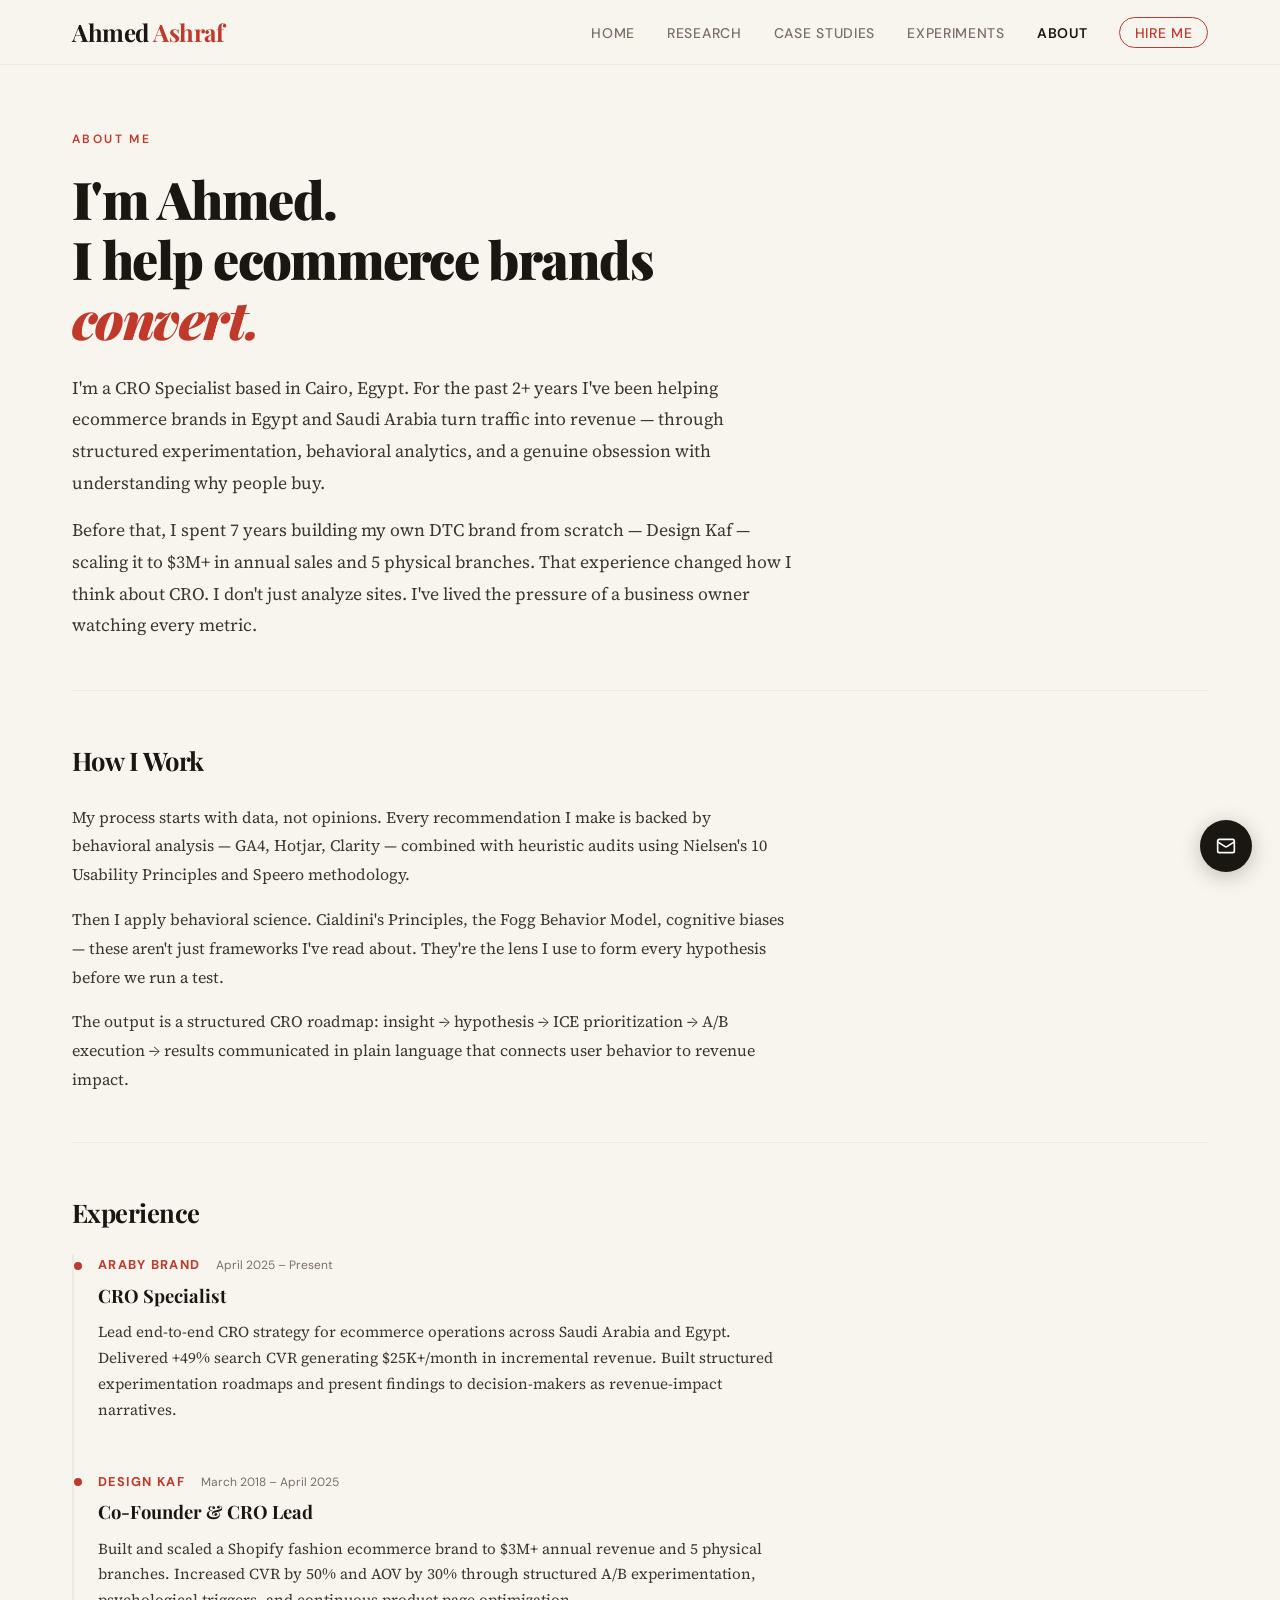
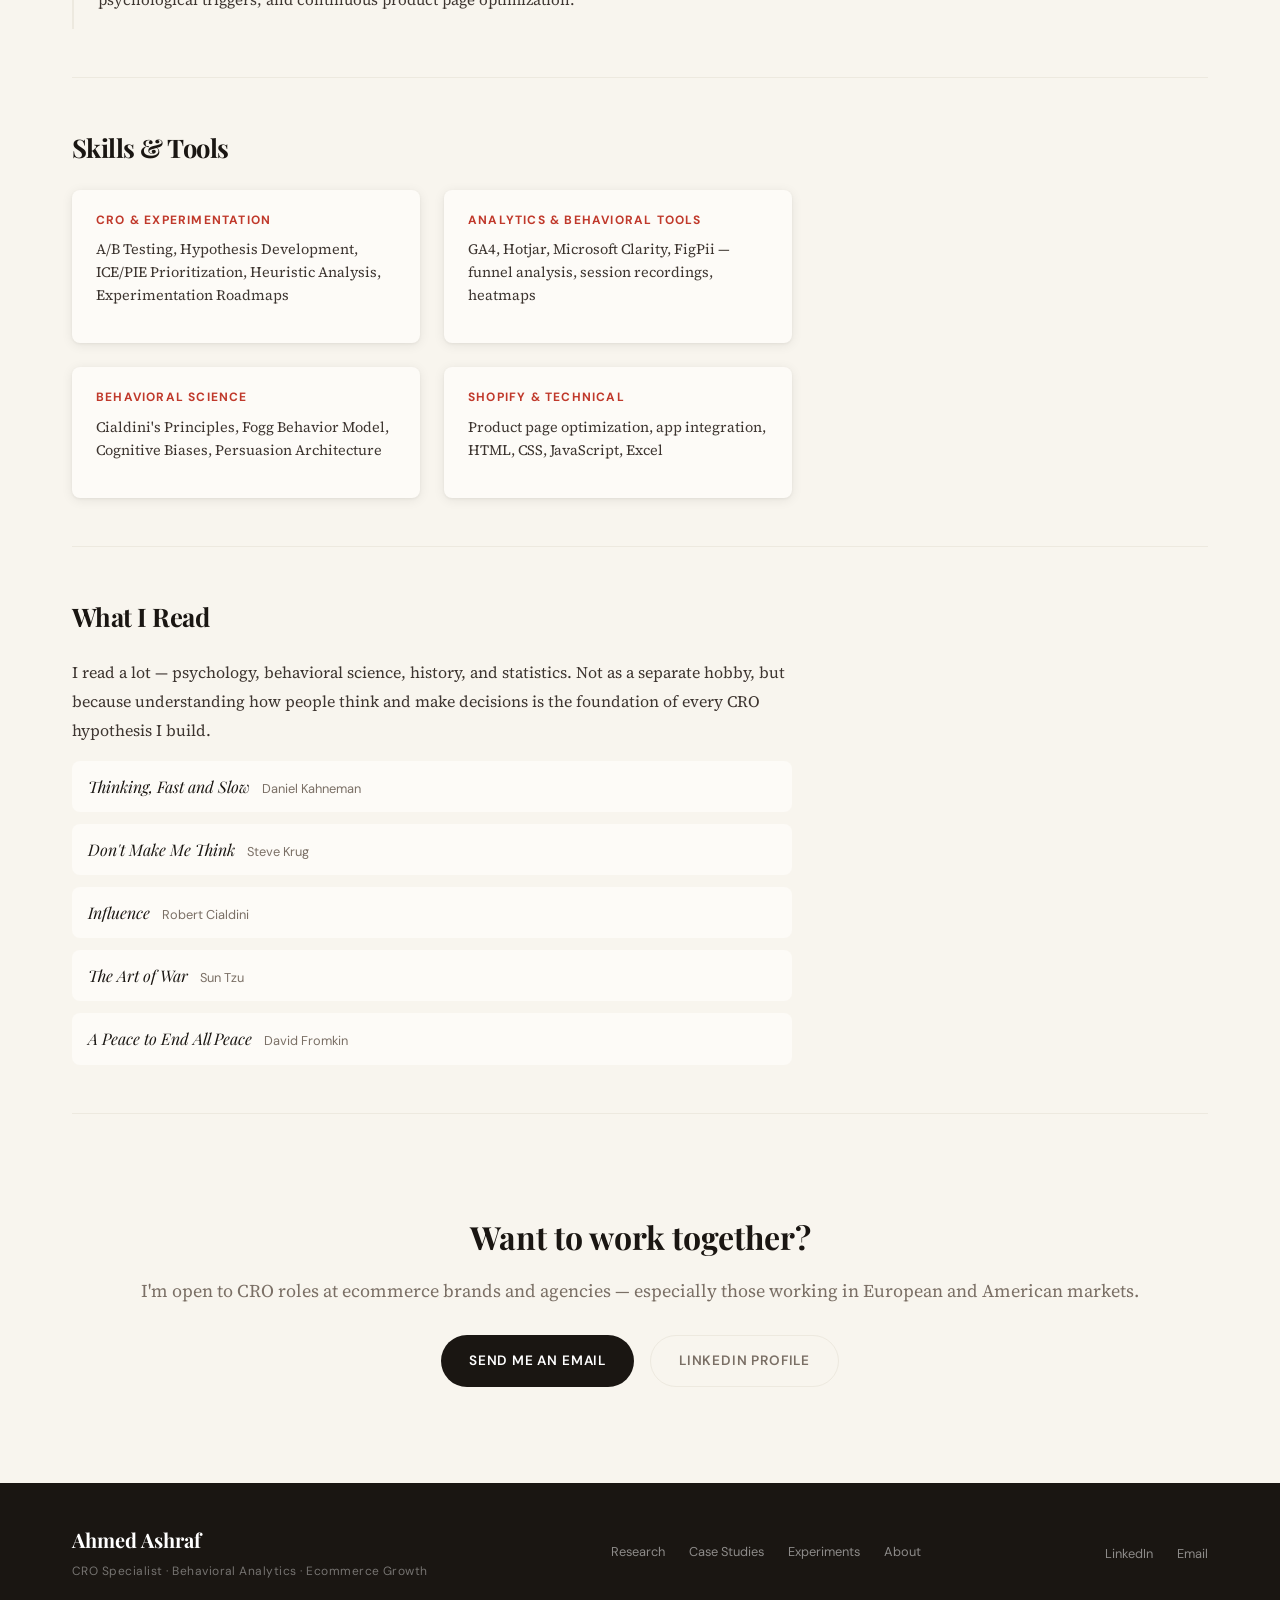
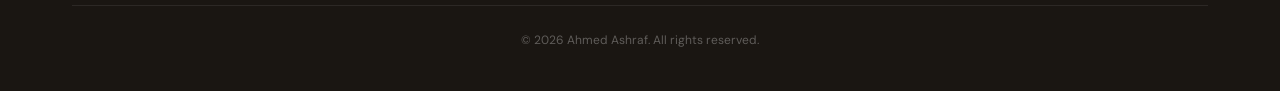
<file: about.html>
<!DOCTYPE html>
<html lang="en">
<head>
  <meta charset="UTF-8">
  <meta name="viewport" content="width=device-width, initial-scale=1.0">
  <meta name="description" content="About Ahmed Ashraf — CRO Specialist based in Cairo, Egypt.">
  <title>About | Ahmed Ashraf</title>
  <link rel="stylesheet" href="styles.css">
</head>
<body>

  <nav class="navbar" role="navigation" aria-label="Main navigation">
    <div class="container nav-container">
      <a href="index.html" class="logo">Ahmed<span> Ashraf</span></a>
      <ul class="nav-links" id="nav-links">
        <li><a href="index.html">Home</a></li>
        <li><a href="research.html">Research</a></li>
        <li><a href="case-studies.html">Case Studies</a></li>
        <li><a href="experiments.html">Experiments</a></li>
        <li><a href="about.html" class="nav-active">About</a></li>
        <li><a href="mailto:ahmed.a.elbashary@gmail.com" class="nav-cta">Hire Me</a></li>
      </ul>
      <button class="hamburger" aria-label="Toggle menu" aria-expanded="false" aria-controls="nav-links">
        <span></span><span></span><span></span>
      </button>
    </div>
  </nav>

  <main class="about-page">
    <div class="container">

      <!-- Intro -->
      <section class="about-intro">
        <div class="about-intro-text">
          <p class="hero-eyebrow">About Me</p>
          <h1 class="about-title">I'm Ahmed.<br>I help ecommerce brands <em>convert.</em></h1>
          <p class="about-lead">I'm a CRO Specialist based in Cairo, Egypt. For the past 2+ years I've been helping ecommerce brands in Egypt and Saudi Arabia turn traffic into revenue — through structured experimentation, behavioral analytics, and a genuine obsession with understanding why people buy.</p>
          <p class="about-lead">Before that, I spent 7 years building my own DTC brand from scratch — Design Kaf — scaling it to $3M+ in annual sales and 5 physical branches. That experience changed how I think about CRO. I don't just analyze sites. I've lived the pressure of a business owner watching every metric.</p>
        </div>
      </section>

      <!-- Divider -->
      <div class="about-divider"></div>

      <!-- How I Work -->
      <section class="about-section">
        <h2 class="about-section-title">How I Work</h2>
        <p>My process starts with data, not opinions. Every recommendation I make is backed by behavioral analysis — GA4, Hotjar, Clarity — combined with heuristic audits using Nielsen's 10 Usability Principles and Speero methodology.</p>
        <p>Then I apply behavioral science. Cialdini's Principles, the Fogg Behavior Model, cognitive biases — these aren't just frameworks I've read about. They're the lens I use to form every hypothesis before we run a test.</p>
        <p>The output is a structured CRO roadmap: insight → hypothesis → ICE prioritization → A/B execution → results communicated in plain language that connects user behavior to revenue impact.</p>
      </section>

      <div class="about-divider"></div>

      <!-- Experience Timeline -->
      <section class="about-section">
        <h2 class="about-section-title">Experience</h2>

        <div class="timeline">
          <div class="timeline-item">
            <div class="timeline-dot"></div>
            <div class="timeline-content">
              <div class="timeline-meta">
                <span class="timeline-company">Araby Brand</span>
                <span class="timeline-date">April 2025 – Present</span>
              </div>
              <h3 class="timeline-role">CRO Specialist</h3>
              <p>Lead end-to-end CRO strategy for ecommerce operations across Saudi Arabia and Egypt. Delivered +49% search CVR generating $25K+/month in incremental revenue. Built structured experimentation roadmaps and present findings to decision-makers as revenue-impact narratives.</p>
            </div>
          </div>

          <div class="timeline-item">
            <div class="timeline-dot"></div>
            <div class="timeline-content">
              <div class="timeline-meta">
                <span class="timeline-company">Design Kaf</span>
                <span class="timeline-date">March 2018 – April 2025</span>
              </div>
              <h3 class="timeline-role">Co-Founder & CRO Lead</h3>
              <p>Built and scaled a Shopify fashion ecommerce brand to $3M+ annual revenue and 5 physical branches. Increased CVR by 50% and AOV by 30% through structured A/B experimentation, psychological triggers, and continuous product page optimization.</p>
            </div>
          </div>
        </div>
      </section>

      <div class="about-divider"></div>

      <!-- Skills -->
      <section class="about-section">
        <h2 class="about-section-title">Skills & Tools</h2>
        <div class="skills-grid">
          <div class="skill-group">
            <h4>CRO & Experimentation</h4>
            <p>A/B Testing, Hypothesis Development, ICE/PIE Prioritization, Heuristic Analysis, Experimentation Roadmaps</p>
          </div>
          <div class="skill-group">
            <h4>Analytics & Behavioral Tools</h4>
            <p>GA4, Hotjar, Microsoft Clarity, FigPii — funnel analysis, session recordings, heatmaps</p>
          </div>
          <div class="skill-group">
            <h4>Behavioral Science</h4>
            <p>Cialdini's Principles, Fogg Behavior Model, Cognitive Biases, Persuasion Architecture</p>
          </div>
          <div class="skill-group">
            <h4>Shopify & Technical</h4>
            <p>Product page optimization, app integration, HTML, CSS, JavaScript, Excel</p>
          </div>
        </div>
      </section>

      <div class="about-divider"></div>

      <!-- What I Read -->
      <section class="about-section">
        <h2 class="about-section-title">What I Read</h2>
        <p>I read a lot — psychology, behavioral science, history, and statistics. Not as a separate hobby, but because understanding how people think and make decisions is the foundation of every CRO hypothesis I build.</p>
        <div class="books-grid">
          <div class="book-item">
            <span class="book-title">Thinking, Fast and Slow</span>
            <span class="book-author">Daniel Kahneman</span>
          </div>
          <div class="book-item">
            <span class="book-title">Don't Make Me Think</span>
            <span class="book-author">Steve Krug</span>
          </div>
          <div class="book-item">
            <span class="book-title">Influence</span>
            <span class="book-author">Robert Cialdini</span>
          </div>
          <div class="book-item">
            <span class="book-title">The Art of War</span>
            <span class="book-author">Sun Tzu</span>
          </div>
          <div class="book-item">
            <span class="book-title">A Peace to End All Peace</span>
            <span class="book-author">David Fromkin</span>
          </div>
        </div>
      </section>

      <div class="about-divider"></div>

      <!-- CTA -->
      <section class="about-cta">
        <h2>Want to work together?</h2>
        <p>I'm open to CRO roles at ecommerce brands and agencies — especially those working in European and American markets.</p>
        <div class="about-cta-links">
          <a href="mailto:ahmed.a.elbashary@gmail.com" class="btn-primary">Send Me an Email</a>
          <a href="https://www.linkedin.com/in/ahmed-ashraf-6b4319116/" target="_blank" rel="noopener" class="btn-ghost">LinkedIn Profile</a>
        </div>
      </section>

    </div>
  </main>

  <footer class="footer">
    <div class="container">
      <div class="footer-inner">
        <div class="footer-brand">
          <span class="footer-logo">Ahmed Ashraf</span>
          <p class="footer-tagline">CRO Specialist · Behavioral Analytics · Ecommerce Growth</p>
        </div>
        <nav class="footer-nav">
          <a href="research.html">Research</a>
          <a href="case-studies.html">Case Studies</a>
          <a href="experiments.html">Experiments</a>
          <a href="about.html">About</a>
        </nav>
        <ul class="footer-links">
          <li><a href="https://www.linkedin.com/in/ahmed-ashraf-6b4319116/" target="_blank" rel="noopener">LinkedIn</a></li>
          <li><a href="mailto:ahmed.a.elbashary@gmail.com">Email</a></li>
        </ul>
      </div>
      <p class="footer-copy">© 2026 Ahmed Ashraf. All rights reserved.</p>
    </div>
  </footer>

  <a href="mailto:ahmed.a.elbashary@gmail.com" class="sticky-email" aria-label="Send email">
    <svg xmlns="http://www.w3.org/2000/svg" width="20" height="20" viewBox="0 0 24 24" fill="none" stroke="currentColor" stroke-width="2" stroke-linecap="round" stroke-linejoin="round">
      <rect width="20" height="16" x="2" y="4" rx="2"/><path d="m22 7-8.97 5.7a1.94 1.94 0 0 1-2.06 0L2 7"/>
    </svg>
  </a>

  <script src="script.js"></script>
</body>
</html>
</file>
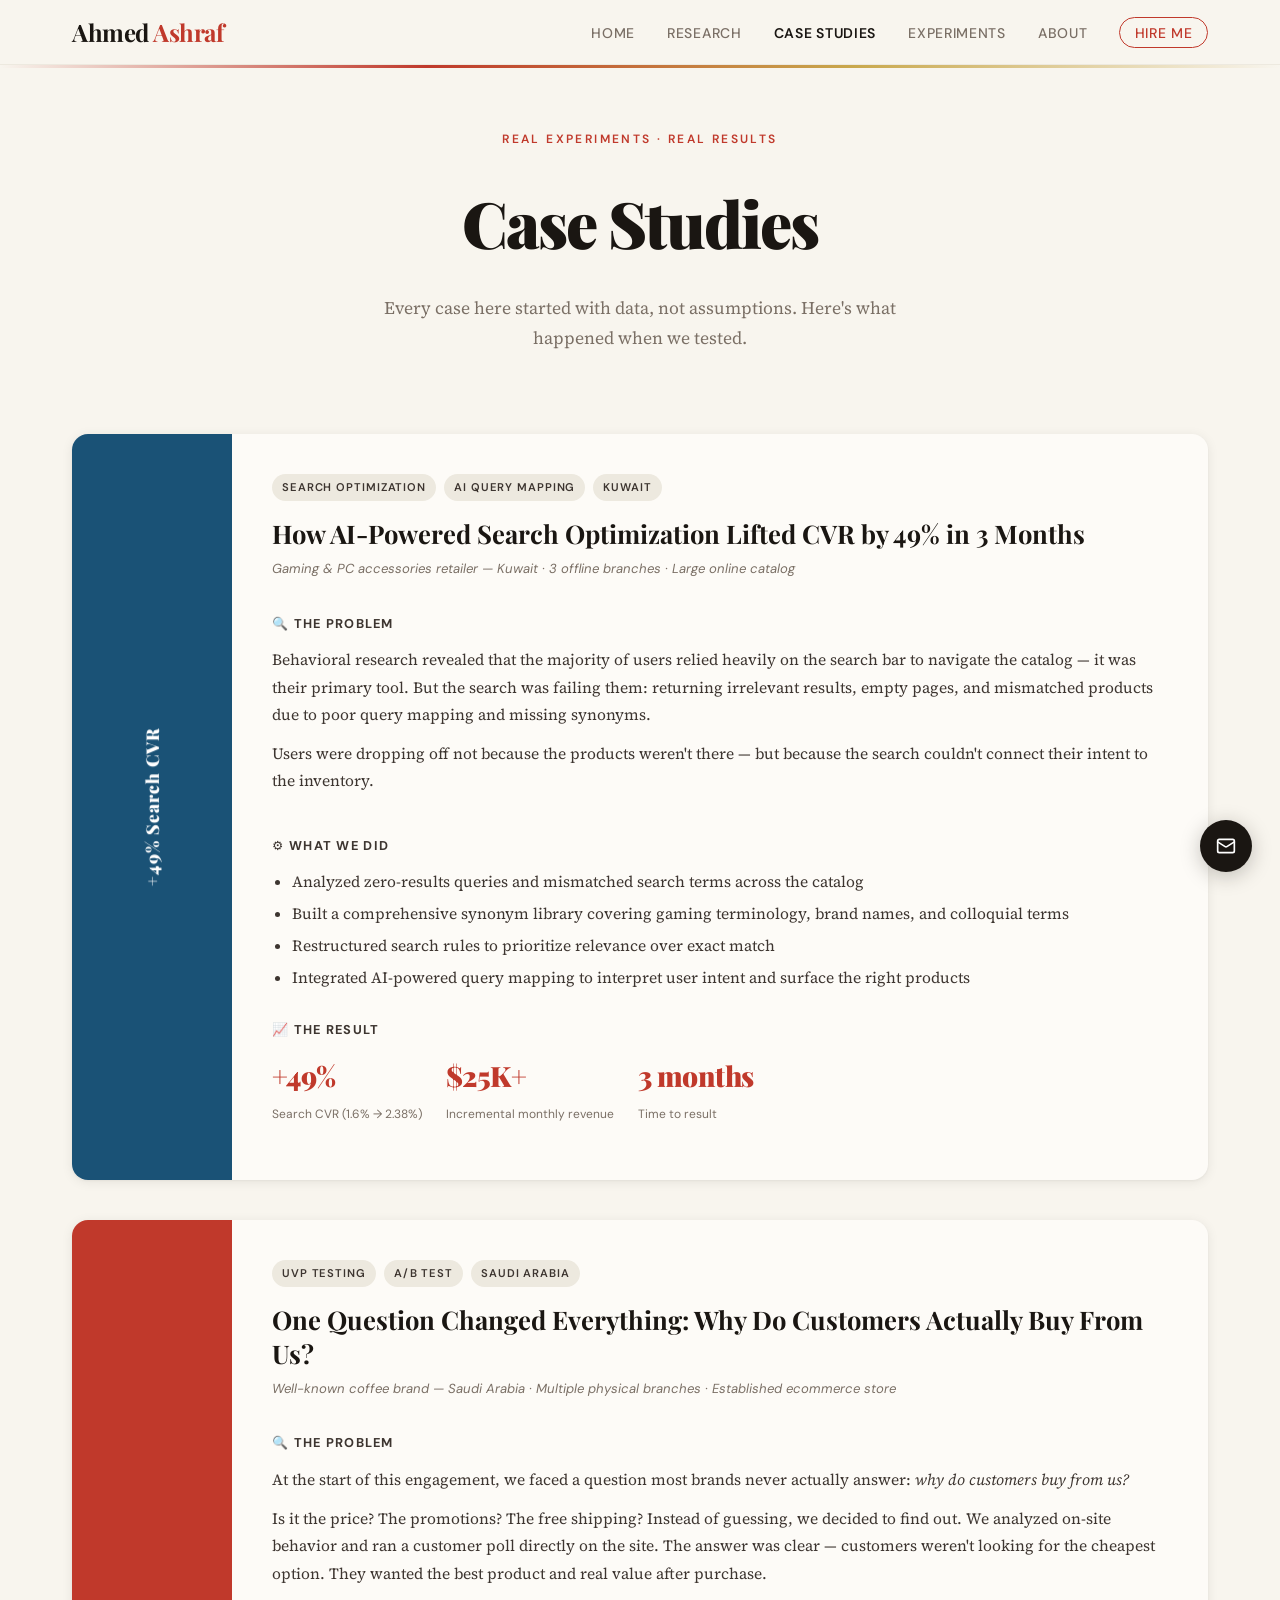
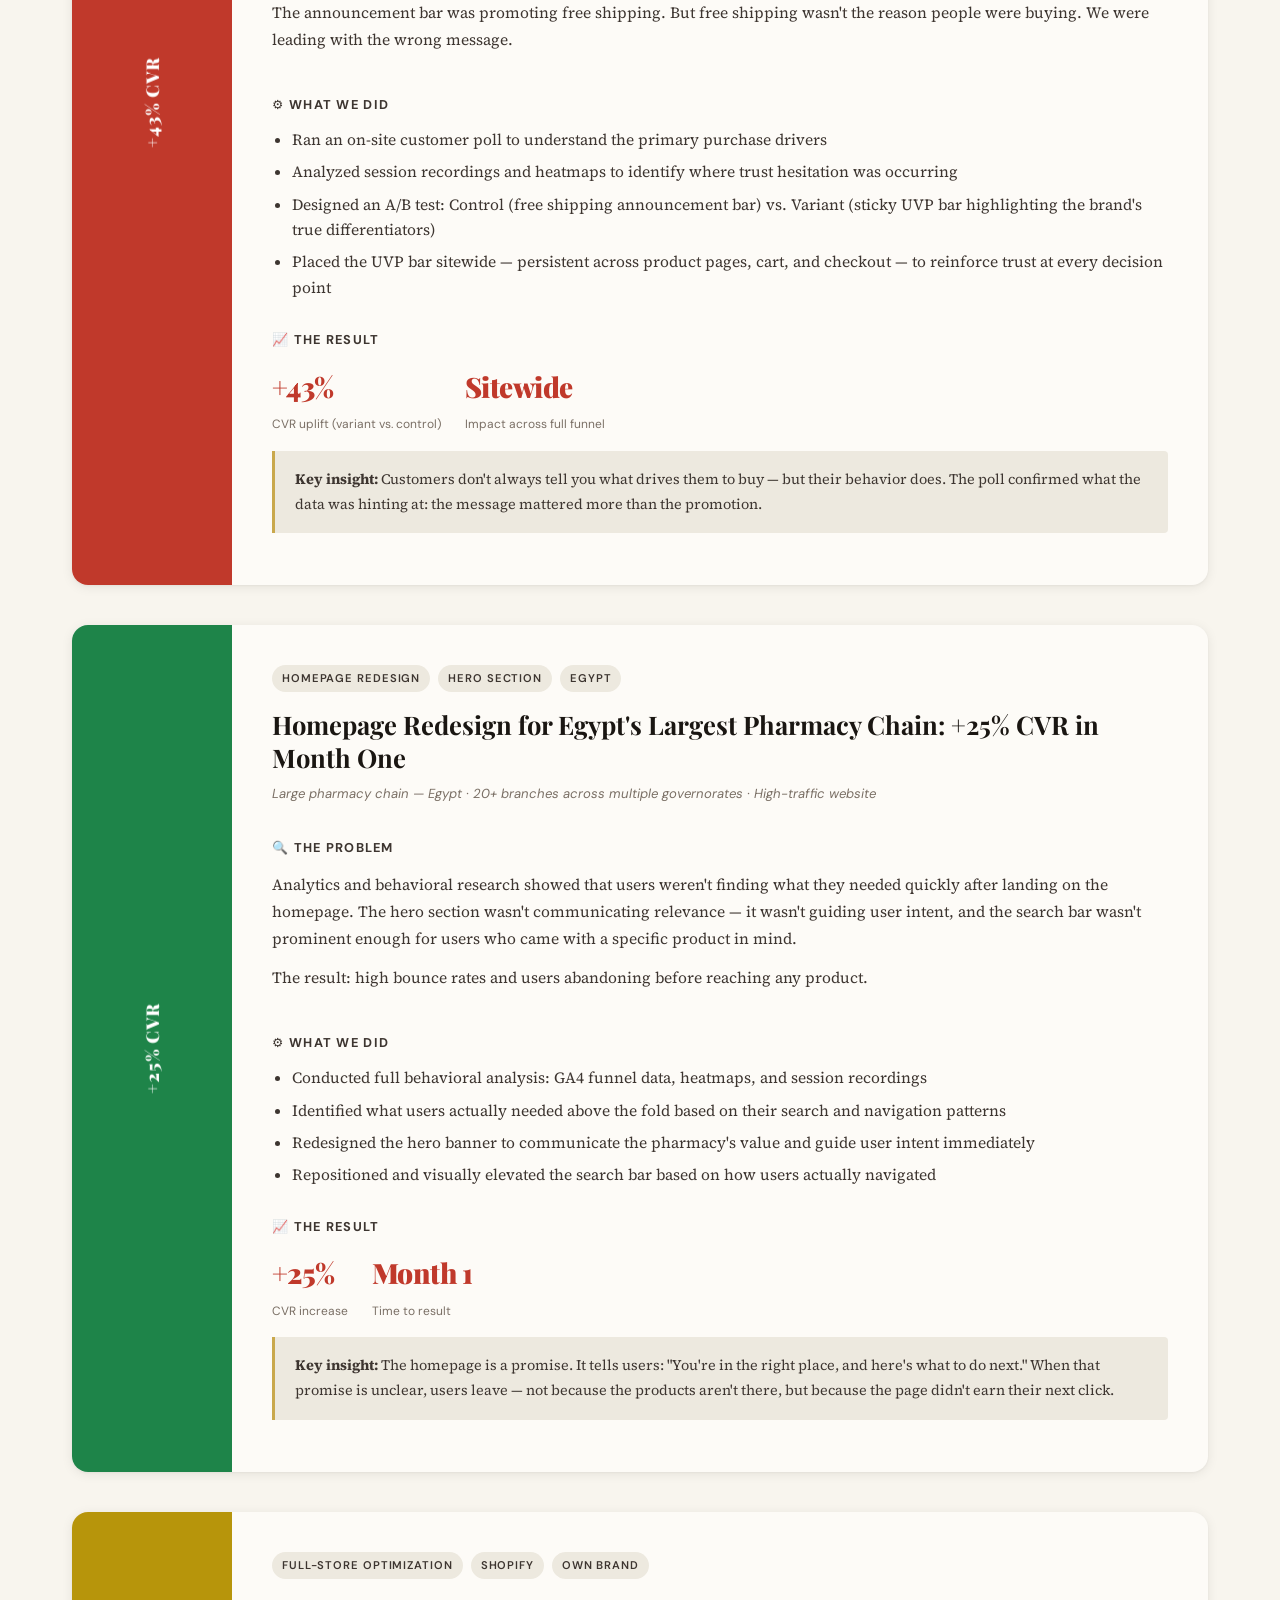
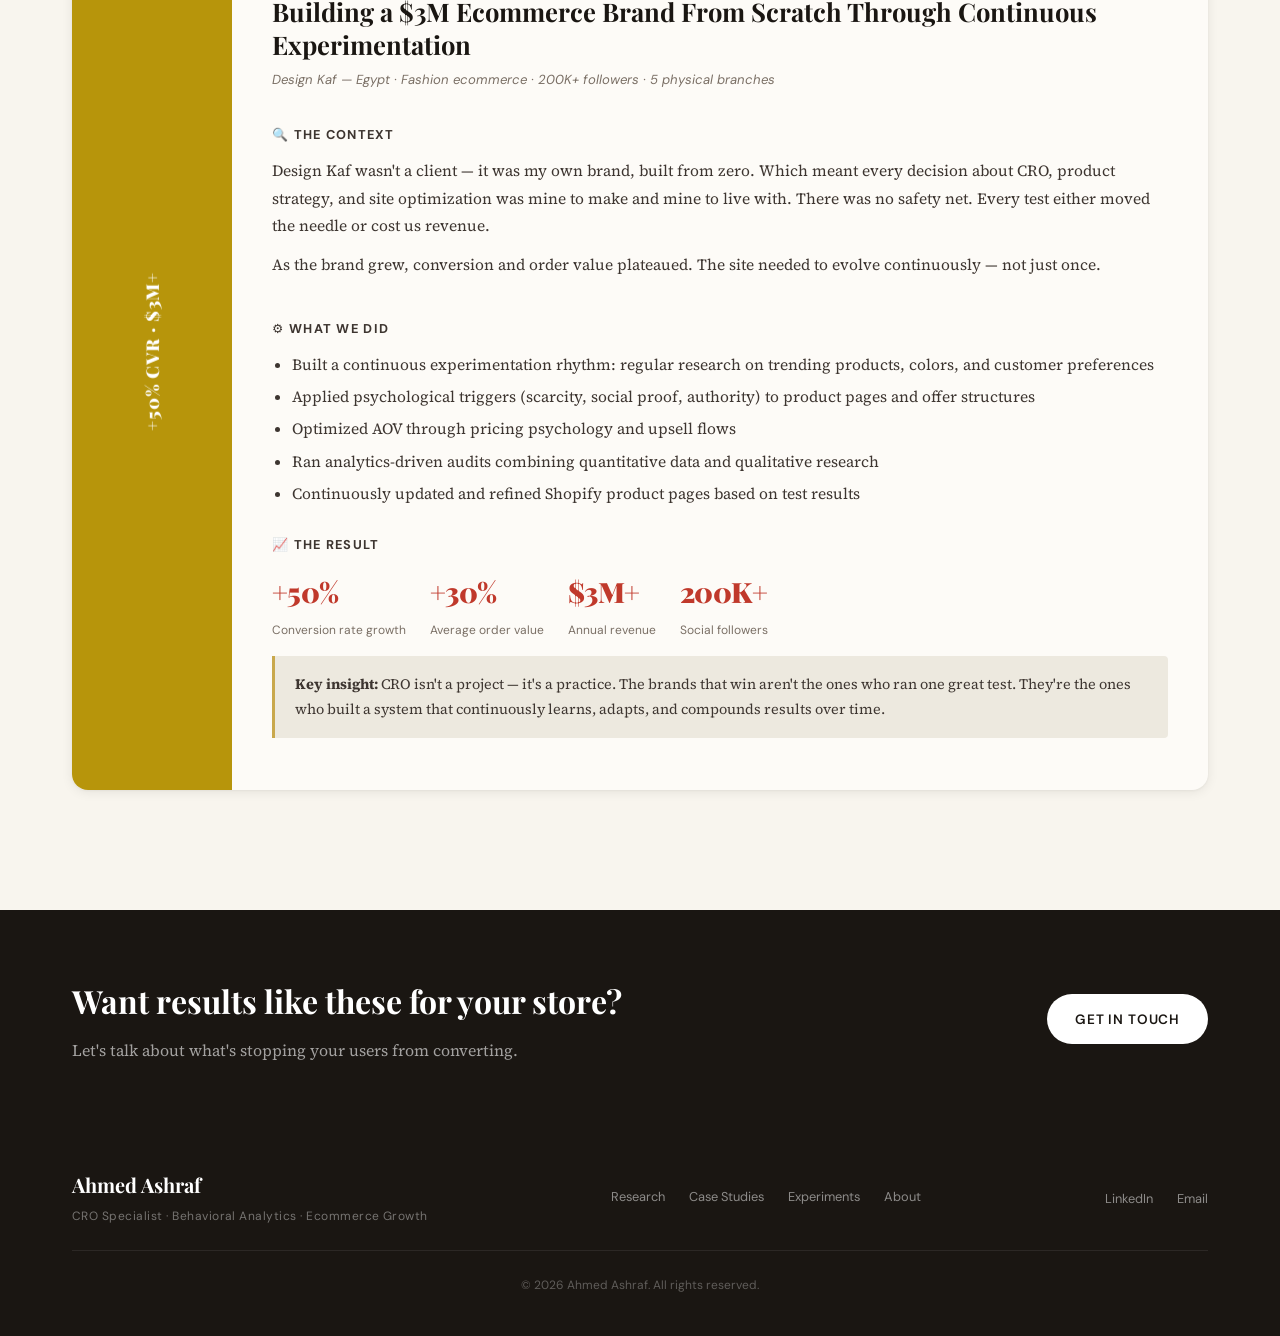
<file: case-studies.html>
<!DOCTYPE html>
<html lang="en">
<head>
  <meta charset="UTF-8">
  <meta name="viewport" content="width=device-width, initial-scale=1.0">
  <meta name="description" content="CRO case studies by Ahmed Ashraf — real experiments, real results.">
  <title>Case Studies | Ahmed Ashraf</title>
  <link rel="stylesheet" href="styles.css">
</head>
<body>

  <nav class="navbar" role="navigation" aria-label="Main navigation">
    <div class="container nav-container">
      <a href="index.html" class="logo">Ahmed<span> Ashraf</span></a>
      <ul class="nav-links" id="nav-links">
        <li><a href="index.html">Home</a></li>
        <li><a href="research.html">Research</a></li>
        <li><a href="case-studies.html" class="nav-active">Case Studies</a></li>
        <li><a href="experiments.html">Experiments</a></li>
        <li><a href="about.html">About</a></li>
        <li><a href="mailto:ahmed.a.elbashary@gmail.com" class="nav-cta">Hire Me</a></li>
      </ul>
      <button class="hamburger" aria-label="Toggle menu" aria-expanded="false" aria-controls="nav-links">
        <span></span><span></span><span></span>
      </button>
    </div>
  </nav>

  <header class="page-hero">
    <div class="container">
      <p class="hero-eyebrow">Real Experiments · Real Results</p>
      <h1 class="page-hero-title">Case Studies</h1>
      <p class="page-hero-sub">Every case here started with data, not assumptions. Here's what happened when we tested.</p>
    </div>
  </header>

  <main class="cases-section">
    <div class="container">

      <!-- Case 1 -->
      <article class="case-card">
        <div class="case-result case-result--blue">+49% Search CVR</div>
        <div class="case-body">
          <div class="case-meta">
            <span class="case-tag">Search Optimization</span>
            <span class="case-tag">AI Query Mapping</span>
            <span class="case-tag">Kuwait</span>
          </div>
          <h2 class="case-title">How AI-Powered Search Optimization Lifted CVR by 49% in 3 Months</h2>
          <p class="case-store">Gaming & PC accessories retailer — Kuwait · 3 offline branches · Large online catalog</p>

          <div class="case-sections">
            <div class="case-section">
              <h3 class="case-section-label">🔍 The Problem</h3>
              <p>Behavioral research revealed that the majority of users relied heavily on the search bar to navigate the catalog — it was their primary tool. But the search was failing them: returning irrelevant results, empty pages, and mismatched products due to poor query mapping and missing synonyms.</p>
              <p>Users were dropping off not because the products weren't there — but because the search couldn't connect their intent to the inventory.</p>
            </div>

            <div class="case-section">
              <h3 class="case-section-label">⚙️ What We Did</h3>
              <ul class="case-list">
                <li>Analyzed zero-results queries and mismatched search terms across the catalog</li>
                <li>Built a comprehensive synonym library covering gaming terminology, brand names, and colloquial terms</li>
                <li>Restructured search rules to prioritize relevance over exact match</li>
                <li>Integrated AI-powered query mapping to interpret user intent and surface the right products</li>
              </ul>
            </div>

            <div class="case-section">
              <h3 class="case-section-label">📈 The Result</h3>
              <div class="case-metrics">
                <div class="case-metric">
                  <span class="case-metric-num">+49%</span>
                  <span class="case-metric-label">Search CVR (1.6% → 2.38%)</span>
                </div>
                <div class="case-metric">
                  <span class="case-metric-num">$25K+</span>
                  <span class="case-metric-label">Incremental monthly revenue</span>
                </div>
                <div class="case-metric">
                  <span class="case-metric-num">3 months</span>
                  <span class="case-metric-label">Time to result</span>
                </div>
              </div>
            </div>
          </div>
        </div>
      </article>

      <!-- Case 2 -->
      <article class="case-card">
        <div class="case-result case-result--red">+43% CVR</div>
        <div class="case-body">
          <div class="case-meta">
            <span class="case-tag">UVP Testing</span>
            <span class="case-tag">A/B Test</span>
            <span class="case-tag">Saudi Arabia</span>
          </div>
          <h2 class="case-title">One Question Changed Everything: Why Do Customers Actually Buy From Us?</h2>
          <p class="case-store">Well-known coffee brand — Saudi Arabia · Multiple physical branches · Established ecommerce store</p>

          <div class="case-sections">
            <div class="case-section">
              <h3 class="case-section-label">🔍 The Problem</h3>
              <p>At the start of this engagement, we faced a question most brands never actually answer: <em>why do customers buy from us?</em></p>
              <p>Is it the price? The promotions? The free shipping? Instead of guessing, we decided to find out. We analyzed on-site behavior and ran a customer poll directly on the site. The answer was clear — customers weren't looking for the cheapest option. They wanted the best product and real value after purchase.</p>
              <p>The announcement bar was promoting free shipping. But free shipping wasn't the reason people were buying. We were leading with the wrong message.</p>
            </div>

            <div class="case-section">
              <h3 class="case-section-label">⚙️ What We Did</h3>
              <ul class="case-list">
                <li>Ran an on-site customer poll to understand the primary purchase drivers</li>
                <li>Analyzed session recordings and heatmaps to identify where trust hesitation was occurring</li>
                <li>Designed an A/B test: Control (free shipping announcement bar) vs. Variant (sticky UVP bar highlighting the brand's true differentiators)</li>
                <li>Placed the UVP bar sitewide — persistent across product pages, cart, and checkout — to reinforce trust at every decision point</li>
              </ul>
            </div>

            <div class="case-section">
              <h3 class="case-section-label">📈 The Result</h3>
              <div class="case-metrics">
                <div class="case-metric">
                  <span class="case-metric-num">+43%</span>
                  <span class="case-metric-label">CVR uplift (variant vs. control)</span>
                </div>
                <div class="case-metric">
                  <span class="case-metric-num">Sitewide</span>
                  <span class="case-metric-label">Impact across full funnel</span>
                </div>
              </div>
              <p class="case-insight"><strong>Key insight:</strong> Customers don't always tell you what drives them to buy — but their behavior does. The poll confirmed what the data was hinting at: the message mattered more than the promotion.</p>
            </div>
          </div>
        </div>
      </article>

      <!-- Case 3 -->
      <article class="case-card">
        <div class="case-result case-result--green">+25% CVR</div>
        <div class="case-body">
          <div class="case-meta">
            <span class="case-tag">Homepage Redesign</span>
            <span class="case-tag">Hero Section</span>
            <span class="case-tag">Egypt</span>
          </div>
          <h2 class="case-title">Homepage Redesign for Egypt's Largest Pharmacy Chain: +25% CVR in Month One</h2>
          <p class="case-store">Large pharmacy chain — Egypt · 20+ branches across multiple governorates · High-traffic website</p>

          <div class="case-sections">
            <div class="case-section">
              <h3 class="case-section-label">🔍 The Problem</h3>
              <p>Analytics and behavioral research showed that users weren't finding what they needed quickly after landing on the homepage. The hero section wasn't communicating relevance — it wasn't guiding user intent, and the search bar wasn't prominent enough for users who came with a specific product in mind.</p>
              <p>The result: high bounce rates and users abandoning before reaching any product.</p>
            </div>

            <div class="case-section">
              <h3 class="case-section-label">⚙️ What We Did</h3>
              <ul class="case-list">
                <li>Conducted full behavioral analysis: GA4 funnel data, heatmaps, and session recordings</li>
                <li>Identified what users actually needed above the fold based on their search and navigation patterns</li>
                <li>Redesigned the hero banner to communicate the pharmacy's value and guide user intent immediately</li>
                <li>Repositioned and visually elevated the search bar based on how users actually navigated</li>
              </ul>
            </div>

            <div class="case-section">
              <h3 class="case-section-label">📈 The Result</h3>
              <div class="case-metrics">
                <div class="case-metric">
                  <span class="case-metric-num">+25%</span>
                  <span class="case-metric-label">CVR increase</span>
                </div>
                <div class="case-metric">
                  <span class="case-metric-num">Month 1</span>
                  <span class="case-metric-label">Time to result</span>
                </div>
              </div>
              <p class="case-insight"><strong>Key insight:</strong> The homepage is a promise. It tells users: "You're in the right place, and here's what to do next." When that promise is unclear, users leave — not because the products aren't there, but because the page didn't earn their next click.</p>
            </div>
          </div>
        </div>
      </article>

      <!-- Case 4 -->
      <article class="case-card">
        <div class="case-result case-result--gold">+50% CVR · $3M+</div>
        <div class="case-body">
          <div class="case-meta">
            <span class="case-tag">Full-Store Optimization</span>
            <span class="case-tag">Shopify</span>
            <span class="case-tag">Own Brand</span>
          </div>
          <h2 class="case-title">Building a $3M Ecommerce Brand From Scratch Through Continuous Experimentation</h2>
          <p class="case-store">Design Kaf — Egypt · Fashion ecommerce · 200K+ followers · 5 physical branches</p>

          <div class="case-sections">
            <div class="case-section">
              <h3 class="case-section-label">🔍 The Context</h3>
              <p>Design Kaf wasn't a client — it was my own brand, built from zero. Which meant every decision about CRO, product strategy, and site optimization was mine to make and mine to live with. There was no safety net. Every test either moved the needle or cost us revenue.</p>
              <p>As the brand grew, conversion and order value plateaued. The site needed to evolve continuously — not just once.</p>
            </div>

            <div class="case-section">
              <h3 class="case-section-label">⚙️ What We Did</h3>
              <ul class="case-list">
                <li>Built a continuous experimentation rhythm: regular research on trending products, colors, and customer preferences</li>
                <li>Applied psychological triggers (scarcity, social proof, authority) to product pages and offer structures</li>
                <li>Optimized AOV through pricing psychology and upsell flows</li>
                <li>Ran analytics-driven audits combining quantitative data and qualitative research</li>
                <li>Continuously updated and refined Shopify product pages based on test results</li>
              </ul>
            </div>

            <div class="case-section">
              <h3 class="case-section-label">📈 The Result</h3>
              <div class="case-metrics">
                <div class="case-metric">
                  <span class="case-metric-num">+50%</span>
                  <span class="case-metric-label">Conversion rate growth</span>
                </div>
                <div class="case-metric">
                  <span class="case-metric-num">+30%</span>
                  <span class="case-metric-label">Average order value</span>
                </div>
                <div class="case-metric">
                  <span class="case-metric-num">$3M+</span>
                  <span class="case-metric-label">Annual revenue</span>
                </div>
                <div class="case-metric">
                  <span class="case-metric-num">200K+</span>
                  <span class="case-metric-label">Social followers</span>
                </div>
              </div>
              <p class="case-insight"><strong>Key insight:</strong> CRO isn't a project — it's a practice. The brands that win aren't the ones who ran one great test. They're the ones who built a system that continuously learns, adapts, and compounds results over time.</p>
            </div>
          </div>
        </div>
      </article>

    </div>
  </main>

  <!-- CTA -->
  <section class="cta-strip">
    <div class="container">
      <div class="cta-strip-inner">
        <div>
          <h2 class="cta-strip-title">Want results like these for your store?</h2>
          <p class="cta-strip-sub">Let's talk about what's stopping your users from converting.</p>
        </div>
        <a href="mailto:ahmed.a.elbashary@gmail.com" class="btn-primary btn-primary--light">Get in Touch</a>
      </div>
    </div>
  </section>

  <footer class="footer">
    <div class="container">
      <div class="footer-inner">
        <div class="footer-brand">
          <span class="footer-logo">Ahmed Ashraf</span>
          <p class="footer-tagline">CRO Specialist · Behavioral Analytics · Ecommerce Growth</p>
        </div>
        <nav class="footer-nav">
          <a href="research.html">Research</a>
          <a href="case-studies.html">Case Studies</a>
          <a href="experiments.html">Experiments</a>
          <a href="about.html">About</a>
        </nav>
        <ul class="footer-links">
          <li><a href="https://www.linkedin.com/in/ahmed-ashraf-6b4319116/" target="_blank" rel="noopener">LinkedIn</a></li>
          <li><a href="mailto:ahmed.a.elbashary@gmail.com">Email</a></li>
        </ul>
      </div>
      <p class="footer-copy">© 2026 Ahmed Ashraf. All rights reserved.</p>
    </div>
  </footer>

  <a href="mailto:ahmed.a.elbashary@gmail.com" class="sticky-email" aria-label="Send email">
    <svg xmlns="http://www.w3.org/2000/svg" width="20" height="20" viewBox="0 0 24 24" fill="none" stroke="currentColor" stroke-width="2" stroke-linecap="round" stroke-linejoin="round">
      <rect width="20" height="16" x="2" y="4" rx="2"/><path d="m22 7-8.97 5.7a1.94 1.94 0 0 1-2.06 0L2 7"/>
    </svg>
  </a>

  <script src="script.js"></script>
</body>
</html>
</file>
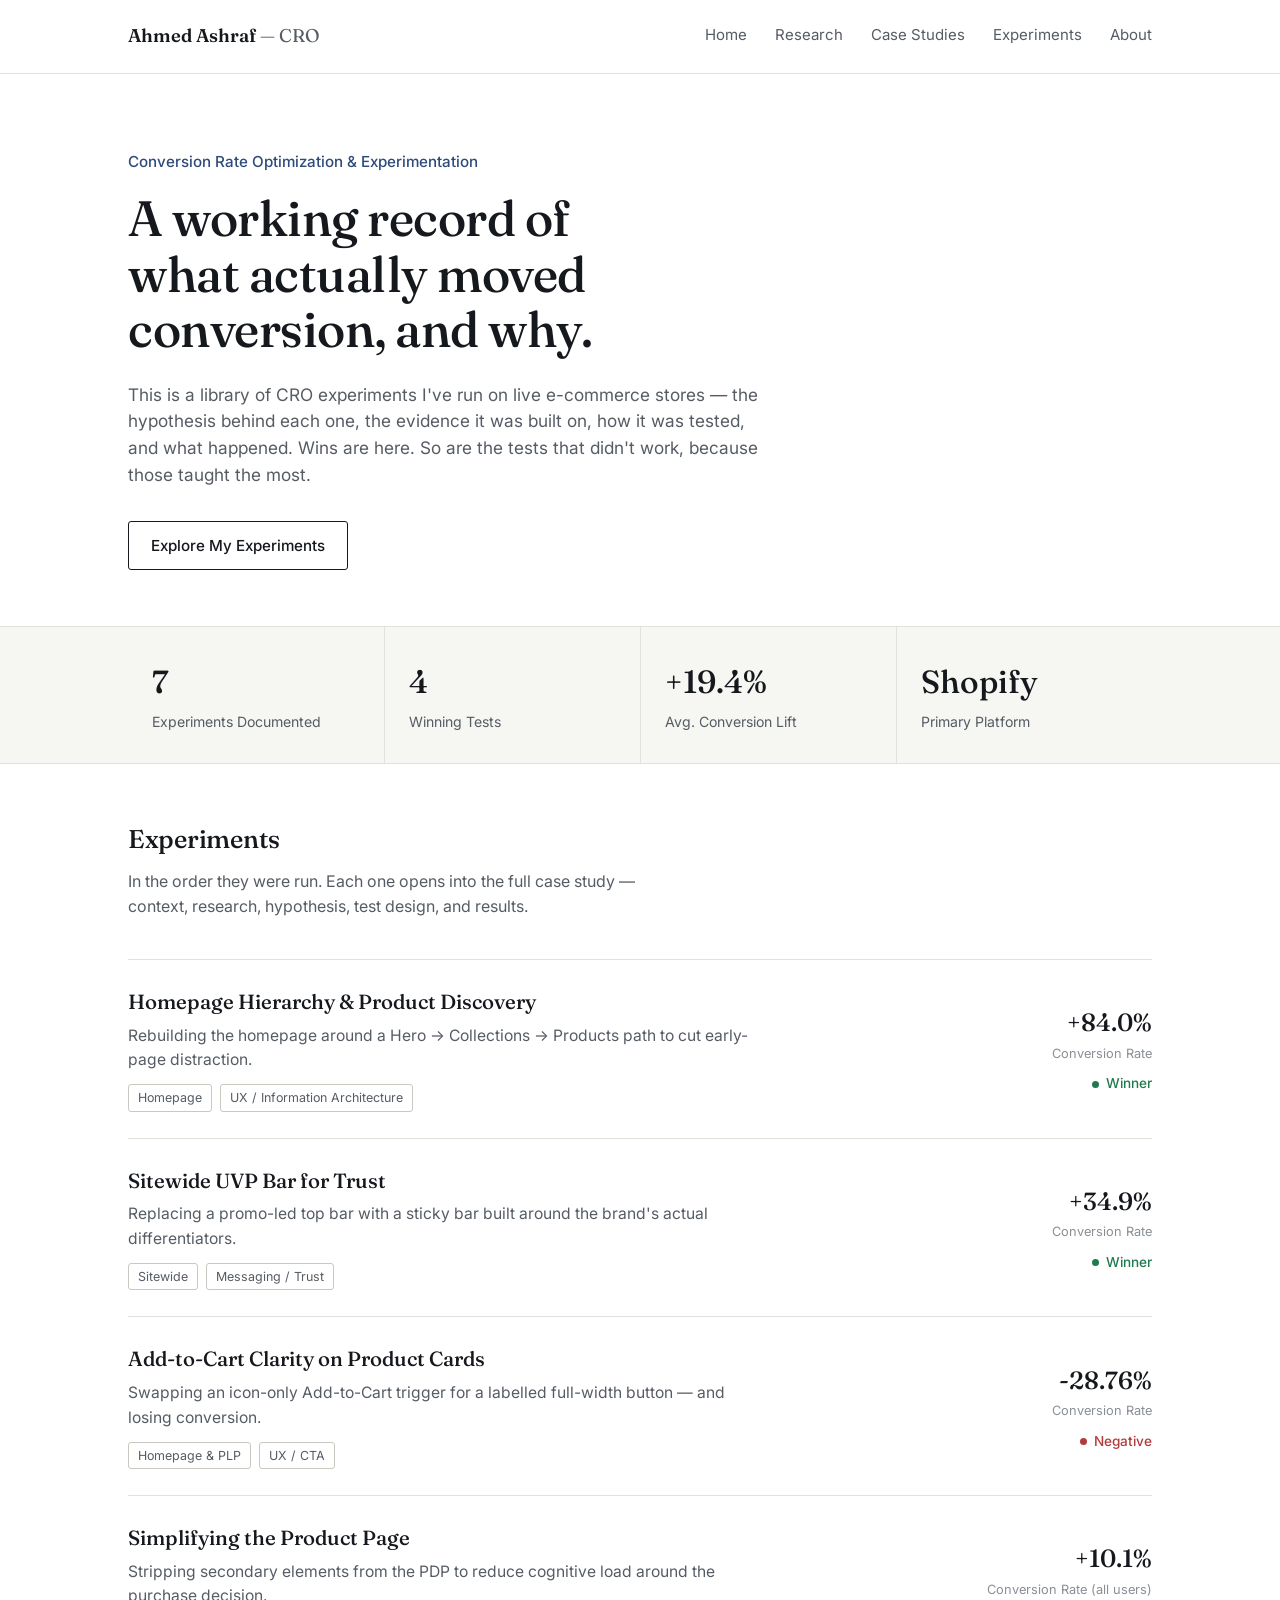
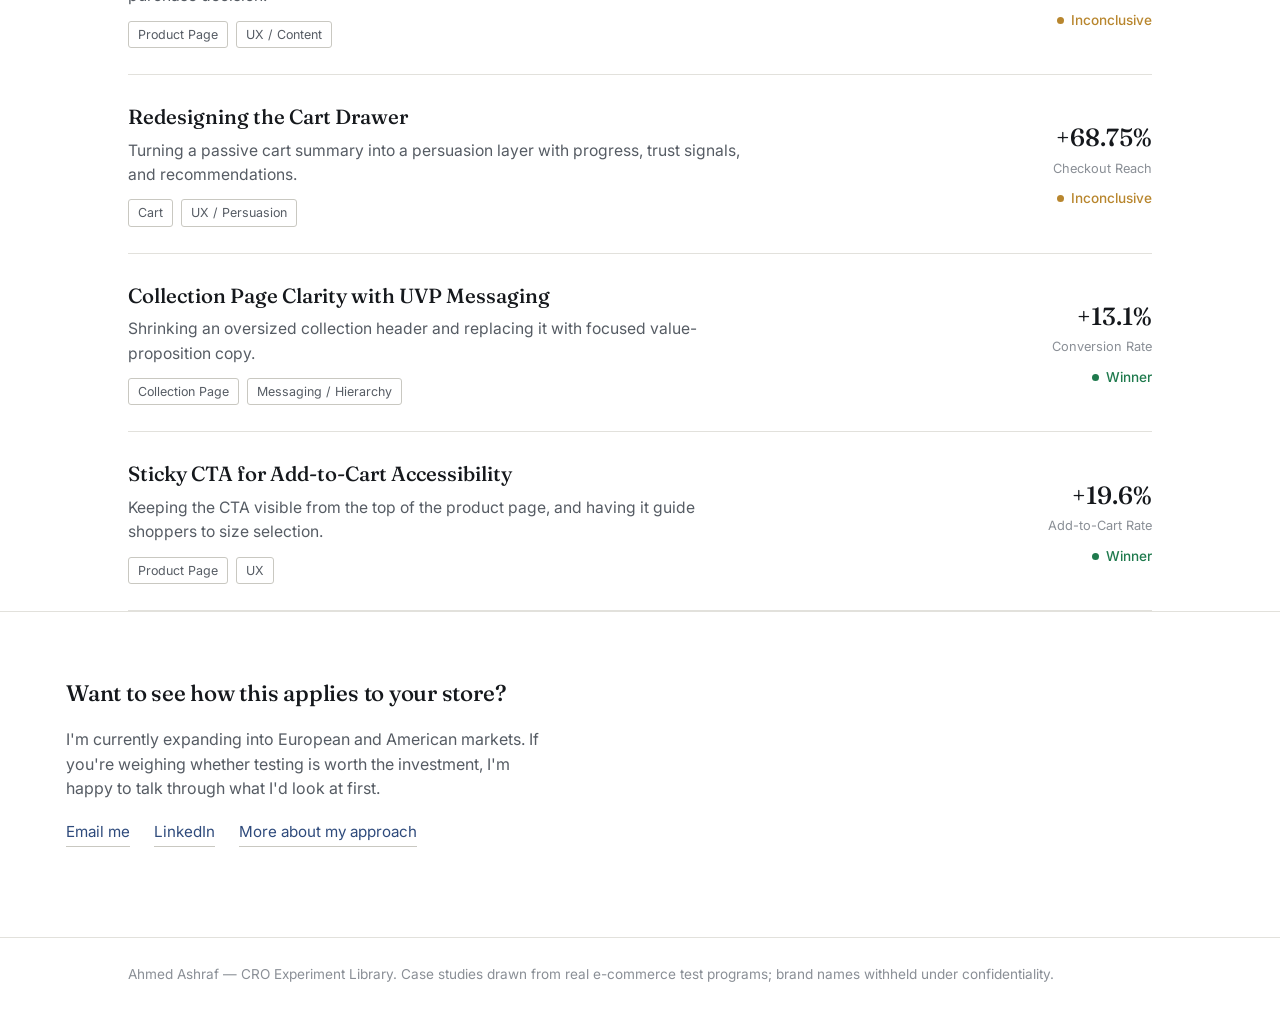
<file: experiments.html>
<!doctype html>
<html lang="en">
<head>
<meta charset="utf-8">
<meta name="viewport" content="width=device-width, initial-scale=1">
<title>Experiments | Ahmed Ashraf</title>
<meta name="description" content="A working library of conversion rate optimization experiments — hypotheses, research, test design, and results.">
<link rel="stylesheet" href="exp-style.css">
</head>
<body>

<header class="site-header">
  <div class="wrap">
    <a class="wordmark" href="index.html">Ahmed Ashraf <span>— CRO</span></a>
    <nav class="primary-nav">
      <a href="index.html">Home</a>
      <a href="research.html">Research</a>
      <a href="case-studies.html">Case Studies</a>
      <a href="experiments.html">Experiments</a>
      <a href="about.html">About</a>
    </nav>
  </div>
</header>

<section class="hero">
  <div class="wrap">
    <div class="kicker">Conversion Rate Optimization &amp; Experimentation</div>
    <h1>A working record of what actually moved conversion, and why.</h1>
    <p class="lede">This is a library of CRO experiments I've run on live e-commerce stores — the hypothesis behind each one, the evidence it was built on, how it was tested, and what happened. Wins are here. So are the tests that didn't work, because those taught the most.</p>
    <a class="cta" href="#experiments">Explore My Experiments</a>
  </div>
</section>

<section class="stats">
  <div class="wrap" id="stats-row"></div>
</section>

<section id="experiments">
  <div class="wrap">
    <div class="section-head">
      <h2>Experiments</h2>
      <p>In the order they were run. Each one opens into the full case study — context, research, hypothesis, test design, and results.</p>
    </div>
    <div class="experiment-list" id="experiment-list"></div>
  </div>
</section>

<section class="about-contact">
  <div class="wrap" style="grid-template-columns: 1fr; text-align: left;">
    <div>
      <h2>Want to see how this applies to your store?</h2>
      <p>I'm currently expanding into European and American markets. If you're weighing whether testing is worth the investment, I'm happy to talk through what I'd look at first.</p>
      <div class="contact-links">
        <a href="mailto:ahmed.a.elbashary@gmail.com">Email me</a>
        <a href="https://www.linkedin.com/in/ahmed-ashraf-6b4319116/" target="_blank" rel="noopener">LinkedIn</a>
        <a href="about.html">More about my approach</a>
      </div>
    </div>
  </div>
</section>

<footer class="site-footer">
  <div class="wrap">
    Ahmed Ashraf — CRO Experiment Library. Case studies drawn from real e-commerce test programs; brand names withheld under confidentiality.
  </div>
</footer>

<script src="experiments-data.js"></script>
<script src="exp-script.js"></script>
</body>
</html>
</file>
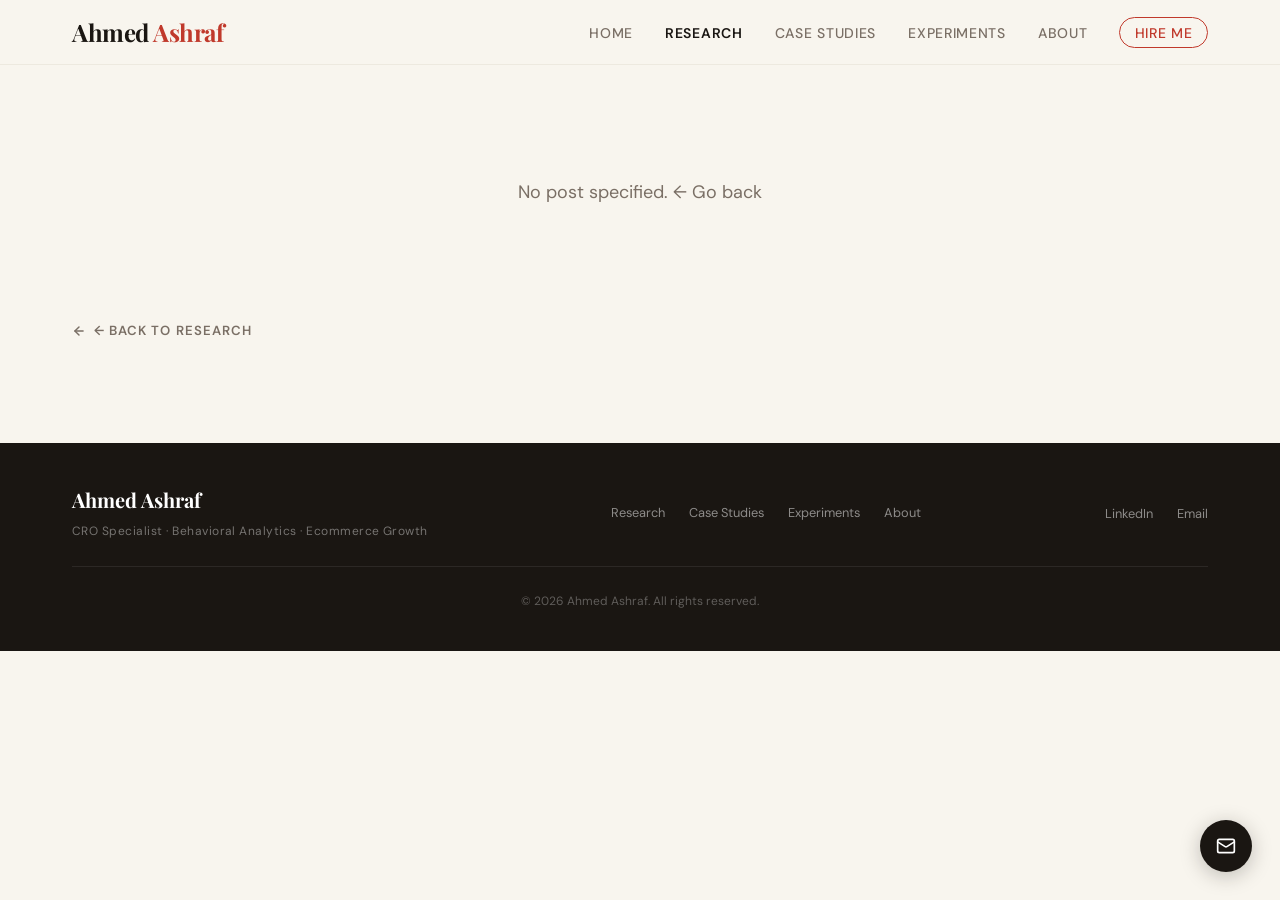
<file: post.html>
<!DOCTYPE html>
<html lang="en">
<head>
  <meta charset="UTF-8">
  <meta name="viewport" content="width=device-width, initial-scale=1.0">
  <title>Article | Ahmed Ashraf</title>
  <link rel="stylesheet" href="styles.css">
</head>
<body>

  <nav class="navbar" role="navigation" aria-label="Main navigation">
    <div class="container nav-container">
      <a href="index.html" class="logo">Ahmed<span> Ashraf</span></a>
      <ul class="nav-links" id="nav-links">
        <li><a href="index.html">Home</a></li>
        <li><a href="research.html" class="nav-active">Research</a></li>
        <li><a href="case-studies.html">Case Studies</a></li>
        <li><a href="experiments.html">Experiments</a></li>
        <li><a href="about.html">About</a></li>
        <li><a href="mailto:ahmed.a.elbashary@gmail.com" class="nav-cta">Hire Me</a></li>
      </ul>
      <button class="hamburger" aria-label="Toggle menu" aria-expanded="false" aria-controls="nav-links">
        <span></span><span></span><span></span>
      </button>
    </div>
  </nav>

  <main class="article-container" role="main">
    <div class="container">
      <div id="post-content"></div>
      <a href="research.html" class="back-link">
        <svg xmlns="http://www.w3.org/2000/svg" width="14" height="14" viewBox="0 0 24 24" fill="none" stroke="currentColor" stroke-width="2.5" stroke-linecap="round" stroke-linejoin="round">
          <path d="M19 12H5"/><path d="m12 5-7 7 7 7"/>
        </svg>
        ← Back to Research
      </a>
    </div>
  </main>

  <footer class="footer">
    <div class="container">
      <div class="footer-inner">
        <div class="footer-brand">
          <span class="footer-logo">Ahmed Ashraf</span>
          <p class="footer-tagline">CRO Specialist · Behavioral Analytics · Ecommerce Growth</p>
        </div>
        <nav class="footer-nav">
          <a href="research.html">Research</a>
          <a href="case-studies.html">Case Studies</a>
          <a href="experiments.html">Experiments</a>
          <a href="about.html">About</a>
        </nav>
        <ul class="footer-links">
          <li><a href="https://www.linkedin.com/in/ahmed-ashraf-6b4319116/" target="_blank" rel="noopener">LinkedIn</a></li>
          <li><a href="mailto:ahmed.a.elbashary@gmail.com">Email</a></li>
        </ul>
      </div>
      <p class="footer-copy">© 2026 Ahmed Ashraf. All rights reserved.</p>
    </div>
  </footer>

  <a href="mailto:ahmed.a.elbashary@gmail.com" class="sticky-email" aria-label="Send email">
    <svg xmlns="http://www.w3.org/2000/svg" width="20" height="20" viewBox="0 0 24 24" fill="none" stroke="currentColor" stroke-width="2" stroke-linecap="round" stroke-linejoin="round">
      <rect width="20" height="16" x="2" y="4" rx="2"/><path d="m22 7-8.97 5.7a1.94 1.94 0 0 1-2.06 0L2 7"/>
    </svg>
  </a>

  <script src="script.js"></script>
</body>
</html>
</file>
<file: styles.css>
/* ============================================================
   ModernBlog – Editorial Magazine Style
   ============================================================ */
@import url('https://fonts.googleapis.com/css2?family=Playfair+Display:ital,wght@0,400;0,700;0,900;1,400;1,700&family=Source+Serif+4:ital,opsz,wght@0,8..60,300;0,8..60,400;0,8..60,600;1,8..60,300;1,8..60,400&family=DM+Sans:wght@300;400;500;600&display=swap');

:root {
  --cream:#F8F5EE; --cream-dark:#EDE9DF; --ink:#1A1612; --ink-mid:#3D3530;
  --ink-light:#7A6F65; --accent:#C0392B; --accent-warm:#D4845A;
  --accent-gold:#C9A84C; --white:#FFFFFF; --card-bg:#FDFBF7;
  --font-display:'Playfair Display',Georgia,serif;
  --font-body:'Source Serif 4',Georgia,serif;
  --font-ui:'DM Sans',system-ui,sans-serif;
  --radius-sm:4px; --radius-md:8px; --radius-lg:16px;
  --shadow-card:0 2px 12px rgba(26,22,18,0.08),0 1px 3px rgba(26,22,18,0.05);
  --shadow-hover:0 12px 40px rgba(26,22,18,0.14),0 4px 12px rgba(26,22,18,0.08);
  --transition:0.3s cubic-bezier(0.4,0,0.2,1);
  --max-width:1200px; --content-width:740px;
}
*,*::before,*::after{box-sizing:border-box;margin:0;padding:0}
html{scroll-behavior:smooth}
body{background-color:var(--cream);color:var(--ink);font-family:var(--font-body);font-size:18px;line-height:1.7;-webkit-font-smoothing:antialiased}
img{max-width:100%;height:auto;display:block}
a{color:inherit;text-decoration:none}
.container{width:100%;max-width:var(--max-width);margin:0 auto;padding:0 2rem}

/* NAVBAR */
.navbar{position:sticky;top:0;z-index:100;background:rgba(248,245,238,0.92);backdrop-filter:blur(12px);-webkit-backdrop-filter:blur(12px);border-bottom:1px solid var(--cream-dark)}
.nav-container{display:flex;align-items:center;justify-content:space-between;height:64px}
.logo{font-family:var(--font-display);font-size:1.5rem;font-weight:700;color:var(--ink);letter-spacing:-0.02em;transition:color var(--transition)}
.logo span{color:var(--accent)}
.logo:hover{color:var(--accent)}
.nav-links{display:flex;gap:2rem;list-style:none}
.nav-links a{font-family:var(--font-ui);font-size:0.875rem;font-weight:500;color:var(--ink-light);letter-spacing:0.05em;text-transform:uppercase;transition:color var(--transition)}
.nav-links a:hover{color:var(--ink)}
.hamburger{display:none;flex-direction:column;gap:5px;cursor:pointer;padding:4px;border:none;background:none}
.hamburger span{display:block;width:24px;height:2px;background:var(--ink);border-radius:2px;transition:var(--transition)}

/* HERO (old blog homepage) */
.hero{padding:3.5rem 0 2.5rem;text-align:center;position:relative;overflow:hidden}
.hero::before{content:'';position:absolute;top:0;left:0;right:0;height:3px;background:linear-gradient(90deg,transparent,var(--accent),var(--accent-gold),transparent)}
.hero-eyebrow{font-family:var(--font-ui);font-size:0.75rem;font-weight:600;letter-spacing:0.2em;text-transform:uppercase;color:var(--accent);margin-bottom:1.25rem;opacity:0;animation:fadeUp 0.6s 0.1s ease forwards}
.hero-title{font-family:var(--font-display);font-size:clamp(2.5rem,6vw,4.5rem);font-weight:900;line-height:1.1;letter-spacing:-0.03em;color:var(--ink);margin-bottom:1.5rem;opacity:0;animation:fadeUp 0.6s 0.2s ease forwards}
.hero-title em{font-style:italic;color:var(--accent)}
.hero-subtitle{font-family:var(--font-body);font-size:1.125rem;font-weight:300;color:var(--ink-light);max-width:500px;margin:0 auto 1.5rem;line-height:1.6;opacity:0;animation:fadeUp 0.6s 0.3s ease forwards}
.hero-divider{display:flex;align-items:center;justify-content:center;gap:1rem;opacity:0;animation:fadeUp 0.6s 0.4s ease forwards}
.hero-divider::before,.hero-divider::after{content:'';display:block;width:80px;height:1px;background:var(--cream-dark)}
.hero-divider-dot{width:6px;height:6px;border-radius:50%;background:var(--accent-gold)}

/* POSTS GRID */
.posts-section{padding:1.5rem 0 4rem}
.section-header{display:flex;align-items:baseline;justify-content:space-between;margin-bottom:2.5rem;padding-bottom:1rem;border-bottom:2px solid var(--ink)}
.section-label{font-family:var(--font-ui);font-size:0.75rem;font-weight:600;letter-spacing:0.15em;text-transform:uppercase;color:var(--ink-light)}
.posts-grid{display:grid;grid-template-columns:repeat(auto-fill,minmax(340px,1fr));gap:2.5rem}
.post-card{display:flex;flex-direction:column;background:var(--card-bg);border-radius:var(--radius-lg);overflow:hidden;box-shadow:var(--shadow-card);transition:transform var(--transition),box-shadow var(--transition);cursor:pointer;opacity:0;animation:fadeUp 0.5s ease forwards}
.post-card:hover{transform:translateY(-6px);box-shadow:var(--shadow-hover)}
.post-image-wrap{position:relative;aspect-ratio:16/9;overflow:hidden}
.post-image{width:100%;height:100%;object-fit:cover;transition:transform 0.6s cubic-bezier(0.4,0,0.2,1)}
.post-card:hover .post-image{transform:scale(1.05)}
.post-image-overlay{position:absolute;inset:0;background:linear-gradient(to bottom,transparent 40%,rgba(26,22,18,0.25))}
.post-body{padding:1.75rem 1.75rem 2rem;display:flex;flex-direction:column;flex:1}
.post-meta{display:flex;align-items:center;gap:0.75rem;margin-bottom:0.875rem}
.post-date{font-family:var(--font-ui);font-size:0.75rem;font-weight:500;letter-spacing:0.08em;text-transform:uppercase;color:var(--ink-light)}
.post-meta-dot{width:3px;height:3px;border-radius:50%;background:var(--cream-dark)}
.post-readtime{font-family:var(--font-ui);font-size:0.75rem;color:var(--ink-light)}
.post-title{font-family:var(--font-display);font-size:1.35rem;font-weight:700;line-height:1.3;letter-spacing:-0.02em;color:var(--ink);margin-bottom:0.75rem;transition:color var(--transition)}
.post-card:hover .post-title{color:var(--accent)}
.post-description{font-family:var(--font-body);font-size:0.95rem;line-height:1.65;color:var(--ink-light);flex:1;margin-bottom:1.25rem;display:-webkit-box;-webkit-line-clamp:3;-webkit-box-orient:vertical;overflow:hidden}
.post-tags{display:flex;flex-wrap:wrap;gap:0.5rem;margin-bottom:1.25rem}
.tag{font-family:var(--font-ui);font-size:0.7rem;font-weight:600;letter-spacing:0.08em;text-transform:uppercase;color:var(--ink-mid);background:var(--cream-dark);padding:0.25rem 0.625rem;border-radius:100px;transition:background var(--transition),color var(--transition)}
.post-card:hover .tag{background:var(--accent);color:var(--white)}
.read-more{font-family:var(--font-ui);font-size:0.8rem;font-weight:600;letter-spacing:0.1em;text-transform:uppercase;color:var(--accent);display:flex;align-items:center;gap:0.5rem;transition:gap var(--transition)}
.read-more svg{transition:transform var(--transition)}
.post-card:hover .read-more svg{transform:translateX(4px)}
.loading,.error{text-align:center;padding:4rem 2rem;font-family:var(--font-ui);color:var(--ink-light);grid-column:1/-1}
.loading::after{content:'';display:inline-block;width:20px;height:20px;border:2px solid var(--cream-dark);border-top-color:var(--accent);border-radius:50%;animation:spin 0.8s linear infinite;vertical-align:middle;margin-left:10px}

/* SINGLE POST */
.article-container{padding:3rem 0 6rem}
#post-content{max-width:var(--content-width);margin:0 auto}
.post-header{text-align:center;padding:3rem 0 2.5rem;border-bottom:1px solid var(--cream-dark);margin-bottom:3rem}
.post-header .post-meta{justify-content:center;margin-bottom:1.5rem}
.post-header .post-date,.post-header .post-readtime{font-size:0.8rem}
.post-header .post-title-large{font-family:var(--font-display);font-size:clamp(1.75rem,4vw,2.75rem);font-weight:900;line-height:1.15;letter-spacing:-0.03em;color:var(--ink);margin-bottom:1.25rem}
.post-header .post-description-hero{font-family:var(--font-body);font-size:1.15rem;font-style:italic;color:var(--ink-light);max-width:560px;margin:0 auto 1.5rem}
.post-featured-image{width:100%;border-radius:var(--radius-lg);aspect-ratio:16/9;object-fit:cover;margin-bottom:3rem;box-shadow:var(--shadow-hover)}
.post-article{font-family:var(--font-body);font-size:1.0625rem;line-height:1.85;color:var(--ink-mid)}
.post-article p{margin-bottom:1.5rem}
.post-article h2{font-family:var(--font-display);font-size:clamp(1.3rem,3vw,1.875rem);font-weight:700;letter-spacing:-0.02em;color:var(--ink);margin:2.5rem 0 1rem;padding-top:1rem;border-top:2px solid var(--cream-dark)}
.post-article h3{font-family:var(--font-display);font-size:1.2rem;font-weight:700;font-style:italic;color:var(--ink);margin:2rem 0 0.75rem}
.post-article h4{font-family:var(--font-ui);font-size:0.85rem;font-weight:600;letter-spacing:0.12em;text-transform:uppercase;color:var(--accent);margin:1.5rem 0 0.5rem}
.post-article strong{color:var(--ink);font-weight:600}
.post-article em{color:var(--ink-mid)}
.post-article a{color:var(--accent);border-bottom:1px solid rgba(192,57,43,0.3);transition:border-color var(--transition)}
.post-article a:hover{border-color:var(--accent)}
.post-article ul,.post-article ol{padding-left:1.5rem;margin-bottom:1.5rem}
.post-article li{margin-bottom:0.5rem}
.post-article blockquote{margin:2rem 0;padding:1.25rem 1.75rem;border-left:4px solid var(--accent);background:var(--cream-dark);border-radius:0 var(--radius-md) var(--radius-md) 0;font-style:italic;color:var(--ink-mid)}
.post-article img{border-radius:var(--radius-md);margin:2rem 0;box-shadow:var(--shadow-card)}
.back-link{display:inline-flex;align-items:center;gap:0.5rem;font-family:var(--font-ui);font-size:0.825rem;font-weight:600;letter-spacing:0.08em;text-transform:uppercase;color:var(--ink-light);margin-top:3rem;max-width:var(--content-width);margin-left:auto;margin-right:auto;transition:color var(--transition)}
.back-link:hover{color:var(--accent)}

/* FOOTER */
.footer{background:var(--ink);color:rgba(255,255,255,0.5);padding:2.5rem 0}
.footer-inner{display:flex;align-items:center;justify-content:space-between;flex-wrap:wrap;gap:1rem}
.footer-logo{font-family:var(--font-display);font-size:1.25rem;font-weight:700;color:var(--white);display:block;margin-bottom:0.25rem}
.footer-brand{display:flex;flex-direction:column}
.footer-tagline{font-family:var(--font-ui);font-size:0.75rem;color:rgba(255,255,255,0.4);letter-spacing:0.04em}
.footer-links{display:flex;gap:1.5rem;list-style:none}
.footer-links a{font-family:var(--font-ui);font-size:0.8rem;color:rgba(255,255,255,0.5);transition:color var(--transition)}
.footer-links a:hover{color:var(--white)}

/* STICKY EMAIL */
.sticky-email{position:fixed;bottom:1.75rem;right:1.75rem;width:52px;height:52px;display:flex;align-items:center;justify-content:center;background:var(--ink);color:var(--white);border-radius:50%;box-shadow:0 4px 20px rgba(26,22,18,0.25);transition:transform var(--transition),box-shadow var(--transition),background var(--transition);z-index:500}
.sticky-email:hover{transform:translateY(-3px);box-shadow:0 10px 30px rgba(26,22,18,0.3);background:var(--accent)}

/* ANIMATIONS */
@keyframes fadeUp{from{opacity:0;transform:translateY(20px)}to{opacity:1;transform:translateY(0)}}
@keyframes spin{to{transform:rotate(360deg)}}

/* DARK MODE */
@media(prefers-color-scheme:dark){
  :root{--cream:#18141110;--cream-dark:#2A2520;--ink:#F0EBE3;--ink-mid:#C9BFB5;--ink-light:#8A8078;--card-bg:#221E1A;--white:#F0EBE3}
  body{background:#181410}
  .navbar{background:rgba(24,20,16,0.92);border-bottom-color:#2A2520}
}

/* RESPONSIVE */
@media(max-width:900px){.posts-grid{grid-template-columns:repeat(2,1fr);gap:1.5rem}}
@media(max-width:640px){
  :root{font-size:16px}
  .container{padding:0 1.25rem}
  .nav-links{display:none}
  .hamburger{display:flex}
  .nav-links.open{display:flex;flex-direction:column;position:fixed;top:64px;left:0;right:0;background:var(--cream);border-bottom:1px solid var(--cream-dark);padding:1.5rem 1.25rem 2rem;gap:1.25rem;animation:fadeUp 0.25s ease forwards}
  .hero{padding:2.5rem 0 2rem}
  .hero-title{font-size:clamp(2rem,8vw,3rem)}
  .posts-grid{grid-template-columns:1fr;gap:1.5rem}
  .post-body{padding:1.25rem 1.25rem 1.5rem}
  .post-title{font-size:1.2rem}
  .post-header .post-title-large{font-size:clamp(1.5rem,6vw,2.25rem)}
  .post-article{font-size:1rem}
  .footer-inner{flex-direction:column;text-align:center}
  .footer-brand{align-items:center}
  .sticky-email{bottom:1.25rem;right:1.25rem;width:46px;height:46px}
}

/* ============================================================
   NAVBAR — UPDATED
   ============================================================ */
.nav-active {
  color: var(--ink) !important;
  font-weight: 600 !important;
}

.nav-cta {
  color: var(--accent) !important;
  border: 1.5px solid var(--accent);
  padding: 0.35rem 0.9rem !important;
  border-radius: 100px;
  transition: background var(--transition), color var(--transition) !important;
}
.nav-cta:hover {
  background: var(--accent);
  color: var(--white) !important;
}

/* ============================================================
   BUTTONS
   ============================================================ */
.btn-primary {
  display: inline-flex;
  align-items: center;
  gap: 0.5rem;
  background: var(--ink);
  color: var(--white);
  font-family: var(--font-ui);
  font-size: 0.85rem;
  font-weight: 600;
  letter-spacing: 0.06em;
  text-transform: uppercase;
  padding: 0.85rem 1.75rem;
  border-radius: 100px;
  transition: background var(--transition), transform var(--transition);
  text-decoration: none;
}
.btn-primary:hover {
  background: var(--accent);
  transform: translateY(-2px);
}
.btn-primary--light {
  background: var(--white);
  color: var(--ink);
}
.btn-primary--light:hover {
  background: var(--accent);
  color: var(--white);
}

.btn-ghost {
  display: inline-flex;
  align-items: center;
  font-family: var(--font-ui);
  font-size: 0.85rem;
  font-weight: 600;
  letter-spacing: 0.06em;
  text-transform: uppercase;
  color: var(--ink-light);
  padding: 0.85rem 1.75rem;
  border: 1.5px solid var(--cream-dark);
  border-radius: 100px;
  transition: border-color var(--transition), color var(--transition);
  text-decoration: none;
}
.btn-ghost:hover {
  border-color: var(--ink);
  color: var(--ink);
}

/* ============================================================
   HOME HERO
   ============================================================ */
.home-hero {
  padding: 5rem 0 4rem;
  position: relative;
  overflow: hidden;
}
.home-hero::before {
  content: '';
  position: absolute;
  top: 0; left: 0; right: 0;
  height: 3px;
  background: linear-gradient(90deg, transparent, var(--accent), var(--accent-gold), transparent);
}

.home-hero-inner {
  display: grid;
  grid-template-columns: 1fr 1fr;
  gap: 4rem;
  align-items: center;
}

.home-hero-text {
  opacity: 0;
  animation: fadeUp 0.7s 0.1s ease forwards;
}

.home-hero-title {
  font-family: var(--font-display);
  font-size: clamp(2.5rem, 5vw, 4rem);
  font-weight: 900;
  line-height: 1.1;
  letter-spacing: -0.03em;
  color: var(--ink);
  margin: 1rem 0 1.5rem;
}
.home-hero-title em {
  font-style: italic;
  color: var(--accent);
}

.home-hero-sub {
  font-family: var(--font-body);
  font-size: 1.1rem;
  color: var(--ink-light);
  line-height: 1.7;
  margin-bottom: 2rem;
  max-width: 480px;
}

.home-hero-actions {
  display: flex;
  gap: 1rem;
  flex-wrap: wrap;
}

/* Stats grid */
.home-hero-stats {
  display: grid;
  grid-template-columns: 1fr 1fr;
  gap: 1rem;
  opacity: 0;
  animation: fadeUp 0.7s 0.3s ease forwards;
}

.stat-card {
  background: var(--card-bg);
  border-radius: var(--radius-lg);
  padding: 1.75rem 1.5rem;
  box-shadow: var(--shadow-card);
  display: flex;
  flex-direction: column;
  gap: 0.4rem;
  transition: transform var(--transition), box-shadow var(--transition);
}
.stat-card:hover {
  transform: translateY(-4px);
  box-shadow: var(--shadow-hover);
}
.stat-card--accent { background: var(--accent); }
.stat-card--dark { background: var(--ink); }

.stat-num {
  font-family: var(--font-display);
  font-size: 2rem;
  font-weight: 900;
  color: var(--ink);
  letter-spacing: -0.03em;
}
.stat-card--accent .stat-num,
.stat-card--dark .stat-num { color: var(--white); }

.stat-label {
  font-family: var(--font-ui);
  font-size: 0.75rem;
  font-weight: 500;
  color: var(--ink-light);
  letter-spacing: 0.04em;
}
.stat-card--accent .stat-label,
.stat-card--dark .stat-label { color: rgba(255,255,255,0.7); }

/* ============================================================
   WHAT I DO
   ============================================================ */
.what-i-do {
  padding: 4rem 0;
  background: var(--cream-dark);
}

.services-grid {
  display: grid;
  grid-template-columns: repeat(4, 1fr);
  gap: 1.5rem;
}

.service-card {
  background: var(--card-bg);
  border-radius: var(--radius-lg);
  padding: 2rem 1.5rem;
  transition: transform var(--transition), box-shadow var(--transition);
}
.service-card:hover {
  transform: translateY(-4px);
  box-shadow: var(--shadow-hover);
}

.service-icon {
  font-size: 1.5rem;
  color: var(--accent);
  margin-bottom: 1rem;
}

.service-card h3 {
  font-family: var(--font-display);
  font-size: 1.1rem;
  font-weight: 700;
  color: var(--ink);
  margin-bottom: 0.5rem;
}

.service-card p {
  font-family: var(--font-body);
  font-size: 0.9rem;
  color: var(--ink-light);
  line-height: 1.6;
}

/* ============================================================
   LATEST WRITING (HOME)
   ============================================================ */
.latest-writing {
  padding: 4rem 0;
}

.section-link {
  font-family: var(--font-ui);
  font-size: 0.8rem;
  font-weight: 600;
  letter-spacing: 0.08em;
  text-transform: uppercase;
  color: var(--accent);
  transition: opacity var(--transition);
}
.section-link:hover { opacity: 0.7; }

.posts-grid--3col {
  grid-template-columns: repeat(3, 1fr);
}

/* ============================================================
   CTA STRIP
   ============================================================ */
.cta-strip {
  background: var(--ink);
  padding: 4rem 0;
}

.cta-strip-inner {
  display: flex;
  align-items: center;
  justify-content: space-between;
  gap: 2rem;
  flex-wrap: wrap;
}

.cta-strip-title {
  font-family: var(--font-display);
  font-size: clamp(1.5rem, 3vw, 2rem);
  font-weight: 700;
  color: var(--white);
  margin-bottom: 0.5rem;
}

.cta-strip-sub {
  font-family: var(--font-body);
  color: rgba(255,255,255,0.6);
  font-size: 1rem;
}

/* ============================================================
   PAGE HERO (Blog, Case Studies, About)
   ============================================================ */
.page-hero {
  padding: 4rem 0 3rem;
  text-align: center;
  position: relative;
}
.page-hero::before {
  content: '';
  position: absolute;
  top: 0; left: 0; right: 0;
  height: 3px;
  background: linear-gradient(90deg, transparent, var(--accent), var(--accent-gold), transparent);
}

.page-hero-title {
  font-family: var(--font-display);
  font-size: clamp(2.5rem, 6vw, 4rem);
  font-weight: 900;
  letter-spacing: -0.03em;
  color: var(--ink);
  margin: 0.75rem 0 1rem;
  opacity: 0;
  animation: fadeUp 0.6s 0.15s ease forwards;
}

.page-hero-sub {
  font-family: var(--font-body);
  font-size: 1.1rem;
  color: var(--ink-light);
  max-width: 520px;
  margin: 0 auto;
  opacity: 0;
  animation: fadeUp 0.6s 0.25s ease forwards;
}

/* ============================================================
   CASE STUDIES
   ============================================================ */
.cases-section {
  padding: 2rem 0 5rem;
}

.case-card {
  display: grid;
  grid-template-columns: 160px 1fr;
  gap: 0;
  background: var(--card-bg);
  border-radius: var(--radius-lg);
  box-shadow: var(--shadow-card);
  overflow: hidden;
  margin-bottom: 2.5rem;
  opacity: 0;
  animation: fadeUp 0.5s ease forwards;
}
.case-card:nth-child(1) { animation-delay: 0.1s; }
.case-card:nth-child(2) { animation-delay: 0.2s; }
.case-card:nth-child(3) { animation-delay: 0.3s; }
.case-card:nth-child(4) { animation-delay: 0.4s; }

.case-result {
  display: flex;
  align-items: center;
  justify-content: center;
  writing-mode: vertical-rl;
  text-orientation: mixed;
  transform: rotate(180deg);
  font-family: var(--font-display);
  font-size: 1.1rem;
  font-weight: 900;
  letter-spacing: 0.05em;
  color: var(--white);
  padding: 2rem 1rem;
}
.case-result--blue  { background: #1A5276; }
.case-result--red   { background: var(--accent); }
.case-result--green { background: #1E8449; }
.case-result--gold  { background: #B7950B; }

.case-body {
  padding: 2.5rem;
}

.case-meta {
  display: flex;
  flex-wrap: wrap;
  gap: 0.5rem;
  margin-bottom: 1rem;
}

.case-tag {
  font-family: var(--font-ui);
  font-size: 0.7rem;
  font-weight: 600;
  letter-spacing: 0.08em;
  text-transform: uppercase;
  color: var(--ink-mid);
  background: var(--cream-dark);
  padding: 0.25rem 0.625rem;
  border-radius: 100px;
}

.case-title {
  font-family: var(--font-display);
  font-size: clamp(1.2rem, 2.5vw, 1.6rem);
  font-weight: 700;
  line-height: 1.3;
  color: var(--ink);
  margin-bottom: 0.5rem;
}

.case-store {
  font-family: var(--font-ui);
  font-size: 0.82rem;
  color: var(--ink-light);
  margin-bottom: 2rem;
  font-style: italic;
}

.case-sections {
  display: flex;
  flex-direction: column;
  gap: 1.75rem;
}

.case-section-label {
  font-family: var(--font-ui);
  font-size: 0.8rem;
  font-weight: 700;
  letter-spacing: 0.1em;
  text-transform: uppercase;
  color: var(--ink-mid);
  margin-bottom: 0.75rem;
}

.case-section p {
  font-family: var(--font-body);
  font-size: 0.975rem;
  line-height: 1.75;
  color: var(--ink-mid);
  margin-bottom: 0.75rem;
}

.case-list {
  padding-left: 1.25rem;
  display: flex;
  flex-direction: column;
  gap: 0.4rem;
}
.case-list li {
  font-family: var(--font-body);
  font-size: 0.975rem;
  line-height: 1.65;
  color: var(--ink-mid);
}

.case-metrics {
  display: flex;
  flex-wrap: wrap;
  gap: 1.5rem;
  margin: 0.5rem 0 1rem;
}

.case-metric {
  display: flex;
  flex-direction: column;
  gap: 0.25rem;
}

.case-metric-num {
  font-family: var(--font-display);
  font-size: 1.75rem;
  font-weight: 900;
  color: var(--accent);
  letter-spacing: -0.02em;
}

.case-metric-label {
  font-family: var(--font-ui);
  font-size: 0.75rem;
  color: var(--ink-light);
}

.case-insight {
  background: var(--cream-dark);
  border-left: 3px solid var(--accent-gold);
  padding: 1rem 1.25rem;
  border-radius: 0 var(--radius-sm) var(--radius-sm) 0;
  font-family: var(--font-body);
  font-size: 0.9rem !important;
  line-height: 1.65;
  color: var(--ink-mid);
}

/* ============================================================
   ABOUT PAGE
   ============================================================ */
.about-page {
  padding: 4rem 0 6rem;
}

.about-intro {
  max-width: 720px;
  margin-bottom: 3rem;
  opacity: 0;
  animation: fadeUp 0.6s 0.1s ease forwards;
}

.about-title {
  font-family: var(--font-display);
  font-size: clamp(2rem, 5vw, 3.25rem);
  font-weight: 900;
  line-height: 1.15;
  letter-spacing: -0.03em;
  color: var(--ink);
  margin: 0.75rem 0 1.5rem;
}
.about-title em { font-style: italic; color: var(--accent); }

.about-lead {
  font-family: var(--font-body);
  font-size: 1.1rem;
  line-height: 1.8;
  color: var(--ink-mid);
  margin-bottom: 1rem;
}

.about-divider {
  border: none;
  border-top: 1px solid var(--cream-dark);
  margin: 3rem 0;
}

.about-section {
  max-width: 720px;
  margin-bottom: 0.5rem;
}

.about-section-title {
  font-family: var(--font-display);
  font-size: 1.6rem;
  font-weight: 700;
  color: var(--ink);
  margin-bottom: 1.25rem;
  letter-spacing: -0.02em;
}

.about-section p {
  font-family: var(--font-body);
  font-size: 1rem;
  line-height: 1.8;
  color: var(--ink-mid);
  margin-bottom: 1rem;
}

/* Timeline */
.timeline {
  display: flex;
  flex-direction: column;
  gap: 2rem;
  padding-left: 1.5rem;
  border-left: 2px solid var(--cream-dark);
}

.timeline-item {
  position: relative;
}

.timeline-dot {
  position: absolute;
  left: -1.65rem;
  top: 0.35rem;
  width: 12px;
  height: 12px;
  border-radius: 50%;
  background: var(--accent);
  border: 2px solid var(--cream);
}

.timeline-meta {
  display: flex;
  align-items: baseline;
  gap: 1rem;
  margin-bottom: 0.25rem;
  flex-wrap: wrap;
}

.timeline-company {
  font-family: var(--font-ui);
  font-size: 0.8rem;
  font-weight: 700;
  letter-spacing: 0.1em;
  text-transform: uppercase;
  color: var(--accent);
}

.timeline-date {
  font-family: var(--font-ui);
  font-size: 0.75rem;
  color: var(--ink-light);
}

.timeline-role {
  font-family: var(--font-display);
  font-size: 1.15rem;
  font-weight: 700;
  color: var(--ink);
  margin-bottom: 0.5rem;
}

.timeline-content p {
  font-family: var(--font-body);
  font-size: 0.95rem;
  line-height: 1.7;
  color: var(--ink-mid);
}

/* Skills grid */
.skills-grid {
  display: grid;
  grid-template-columns: 1fr 1fr;
  gap: 1.5rem;
}

.skill-group {
  background: var(--card-bg);
  border-radius: var(--radius-md);
  padding: 1.25rem 1.5rem;
  box-shadow: var(--shadow-card);
}

.skill-group h4 {
  font-family: var(--font-ui);
  font-size: 0.75rem;
  font-weight: 700;
  letter-spacing: 0.1em;
  text-transform: uppercase;
  color: var(--accent);
  margin-bottom: 0.5rem;
}

.skill-group p {
  font-family: var(--font-body);
  font-size: 0.9rem;
  line-height: 1.6;
  color: var(--ink-mid);
}

/* Books grid */
.books-grid {
  display: flex;
  flex-direction: column;
  gap: 0.75rem;
  margin-top: 0.5rem;
}

.book-item {
  display: flex;
  align-items: baseline;
  gap: 0.75rem;
  padding: 0.75rem 1rem;
  background: var(--card-bg);
  border-radius: var(--radius-md);
}

.book-title {
  font-family: var(--font-display);
  font-style: italic;
  font-size: 1rem;
  color: var(--ink);
}

.book-author {
  font-family: var(--font-ui);
  font-size: 0.8rem;
  color: var(--ink-light);
}

/* About CTA */
.about-cta {
  text-align: center;
  padding: 3rem 0 0;
}

.about-cta h2 {
  font-family: var(--font-display);
  font-size: 2rem;
  font-weight: 700;
  color: var(--ink);
  margin-bottom: 0.75rem;
}

.about-cta p {
  font-family: var(--font-body);
  color: var(--ink-light);
  margin-bottom: 1.75rem;
}

.about-cta-links {
  display: flex;
  justify-content: center;
  gap: 1rem;
  flex-wrap: wrap;
}

/* ============================================================
   FOOTER — UPDATED
   ============================================================ */
.footer-nav {
  display: flex;
  gap: 1.5rem;
}
.footer-nav a {
  font-family: var(--font-ui);
  font-size: 0.8rem;
  color: rgba(255,255,255,0.5);
  transition: color var(--transition);
}
.footer-nav a:hover { color: var(--white); }

.footer-copy {
  font-family: var(--font-ui);
  font-size: 0.75rem;
  color: rgba(255,255,255,0.3);
  text-align: center;
  margin-top: 1.5rem;
  padding-top: 1.5rem;
  border-top: 1px solid rgba(255,255,255,0.08);
}

/* ============================================================
   RESPONSIVE UPDATES
   ============================================================ */
@media (max-width: 1024px) {
  .services-grid { grid-template-columns: repeat(2, 1fr); }
  .posts-grid--3col { grid-template-columns: repeat(2, 1fr); }
}

@media (max-width: 900px) {
  .home-hero-inner { grid-template-columns: 1fr; gap: 3rem; }
  .home-hero-stats { max-width: 400px; }
  .case-card { grid-template-columns: 1fr; }
  .case-result {
    writing-mode: horizontal-tb;
    transform: none;
    padding: 1.25rem 2rem;
    font-size: 1.4rem;
    justify-content: flex-start;
  }
  .skills-grid { grid-template-columns: 1fr; }
}

@media (max-width: 640px) {
  .services-grid { grid-template-columns: 1fr; }
  .posts-grid--3col { grid-template-columns: 1fr; }
  .home-hero-stats { grid-template-columns: 1fr 1fr; }
  .cta-strip-inner { flex-direction: column; text-align: center; }
  .about-intro { max-width: 100%; }
}
</file>
<file: exp-style.css>
@import url('https://fonts.googleapis.com/css2?family=Fraunces:opsz,wght@9..144,400;9..144,500;9..144,600;9..144,650&family=Inter:wght@400;500;600&display=swap');

:root {
  --bg: #ffffff;
  --bg-subtle: #f6f6f3;
  --ink: #15181c;
  --ink-soft: #565c64;
  --ink-faint: #8a8f96;
  --line: #e2e1dc;
  --line-strong: #c9c8c1;
  --accent: #2f4b7c;
  --accent-soft: #eef1f6;
  --winner: #1f7a4d;
  --negative: #b23b3b;
  --neutral: #6b6f76;
  --inconclusive: #b8862e;
  --radius: 3px;
  --max: 1080px;
  font-size: 16px;
}

* { box-sizing: border-box; }

html { scroll-behavior: smooth; }

@media (prefers-reduced-motion: reduce) {
  html { scroll-behavior: auto; }
  * { animation-duration: 0.001ms !important; transition-duration: 0.001ms !important; }
}

body {
  margin: 0;
  background: var(--bg);
  color: var(--ink);
  font-family: 'Inter', -apple-system, BlinkMacSystemFont, sans-serif;
  font-size: 16px;
  line-height: 1.55;
  -webkit-font-smoothing: antialiased;
}

h1, h2, h3, .display {
  font-family: 'Fraunces', Georgia, serif;
  font-weight: 500;
  letter-spacing: -0.01em;
  margin: 0;
}

a { color: inherit; text-decoration: none; }

a:focus-visible,
button:focus-visible {
  outline: 2px solid var(--accent);
  outline-offset: 3px;
}

.wrap {
  max-width: var(--max);
  margin: 0 auto;
  padding: 0 28px;
}

/* ---------- Header ---------- */

.site-header {
  border-bottom: 1px solid var(--line);
}

.site-header .wrap {
  display: flex;
  align-items: center;
  justify-content: space-between;
  padding-top: 22px;
  padding-bottom: 22px;
}

.wordmark {
  font-family: 'Fraunces', serif;
  font-size: 1.15rem;
  font-weight: 600;
}

.wordmark span {
  color: var(--ink-soft);
  font-weight: 400;
}

nav.primary-nav {
  display: flex;
  gap: 28px;
}

nav.primary-nav a {
  font-size: 0.94rem;
  color: var(--ink-soft);
  border-bottom: 1px solid transparent;
  padding-bottom: 2px;
  transition: color 0.15s ease, border-color 0.15s ease;
}

nav.primary-nav a:hover {
  color: var(--ink);
  border-color: var(--line-strong);
}

/* ---------- Hero ---------- */

.hero {
  padding: 76px 0 56px;
  border-bottom: 1px solid var(--line);
}

.hero .kicker {
  font-size: 0.95rem;
  color: var(--accent);
  font-weight: 500;
  margin-bottom: 18px;
}

.hero h1 {
  font-size: clamp(2.1rem, 4.2vw, 3.1rem);
  line-height: 1.12;
  max-width: 16ch;
  margin-bottom: 24px;
}

.hero p.lede {
  max-width: 58ch;
  font-size: 1.08rem;
  color: var(--ink-soft);
  margin-bottom: 32px;
}

.hero .cta {
  display: inline-block;
  font-size: 0.95rem;
  font-weight: 500;
  color: var(--ink);
  border: 1px solid var(--ink);
  padding: 12px 22px;
  border-radius: var(--radius);
  transition: background 0.15s ease, color 0.15s ease;
}

.hero .cta:hover {
  background: var(--ink);
  color: var(--bg);
}

/* ---------- Stats ---------- */

.stats {
  border-bottom: 1px solid var(--line);
  background: var(--bg-subtle);
}

.stats .wrap {
  display: grid;
  grid-template-columns: repeat(4, 1fr);
}

.stat {
  padding: 30px 24px;
  border-left: 1px solid var(--line);
}

.stat:first-child { border-left: none; }

.stat .num {
  font-family: 'Fraunces', serif;
  font-size: 2rem;
  font-weight: 500;
  font-variant-numeric: tabular-nums;
}

.stat .lbl {
  color: var(--ink-soft);
  font-size: 0.88rem;
  margin-top: 4px;
}

/* ---------- Experiments section ---------- */

.section-head {
  padding: 56px 0 24px;
}

.section-head h2 {
  font-size: 1.6rem;
}

.section-head p {
  color: var(--ink-soft);
  margin-top: 10px;
  max-width: 52ch;
}

.experiment-list {
  border-top: 1px solid var(--line);
}

.experiment-row {
  display: grid;
  grid-template-columns: 1fr auto;
  gap: 24px;
  align-items: center;
  padding: 26px 0;
  border-bottom: 1px solid var(--line);
  cursor: pointer;
  transition: background 0.15s ease;
}

.experiment-row:hover {
  background: var(--bg-subtle);
}

.experiment-row .main .name {
  font-family: 'Fraunces', serif;
  font-size: 1.28rem;
  font-weight: 500;
  margin-bottom: 6px;
}

.experiment-row .main .oneliner {
  color: var(--ink-soft);
  font-size: 0.98rem;
  margin-bottom: 12px;
  max-width: 62ch;
}

.tags {
  display: flex;
  gap: 8px;
  flex-wrap: wrap;
}

.tag {
  font-size: 0.78rem;
  color: var(--ink-soft);
  border: 1px solid var(--line-strong);
  border-radius: var(--radius);
  padding: 3px 9px;
}

.result-block {
  text-align: right;
  white-space: nowrap;
  padding-left: 16px;
}

.result-block .result-num {
  font-family: 'Fraunces', serif;
  font-size: 1.55rem;
  font-weight: 500;
  font-variant-numeric: tabular-nums;
}

.result-block .result-kpi {
  color: var(--ink-faint);
  font-size: 0.8rem;
  margin-top: 2px;
}

.status-line {
  display: flex;
  align-items: center;
  justify-content: flex-end;
  gap: 7px;
  margin-top: 10px;
  font-size: 0.85rem;
  font-weight: 500;
}

.status-dot {
  width: 7px;
  height: 7px;
  border-radius: 50%;
  display: inline-block;
}

.status-winner .status-dot, .status-winner .status-text { color: var(--winner); }
.status-winner .status-dot { background: var(--winner); }

.status-negative .status-dot, .status-negative .status-text { color: var(--negative); }
.status-negative .status-dot { background: var(--negative); }

.status-neutral .status-dot, .status-neutral .status-text { color: var(--neutral); }
.status-neutral .status-dot { background: var(--neutral); }

.status-inconclusive .status-dot, .status-inconclusive .status-text { color: var(--inconclusive); }
.status-inconclusive .status-dot { background: var(--inconclusive); }

/* ---------- About / Contact ---------- */

.about-contact {
  border-top: 1px solid var(--line);
  padding: 64px 0 80px;
  display: grid;
  grid-template-columns: 1fr 1fr;
  gap: 56px;
}

.about-contact h2 {
  font-size: 1.4rem;
  margin-bottom: 16px;
}

.about-contact p {
  color: var(--ink-soft);
  margin-bottom: 14px;
  max-width: 48ch;
}

.about-contact .method-list {
  margin-top: 18px;
  padding: 0;
  list-style: none;
}

.about-contact .method-list li {
  font-size: 0.92rem;
  color: var(--ink-soft);
  padding: 10px 0;
  border-top: 1px solid var(--line);
}

.about-contact .method-list li:last-child {
  border-bottom: 1px solid var(--line);
}

.about-contact .method-list strong {
  color: var(--ink);
  font-weight: 500;
}

.contact-links {
  margin-top: 18px;
}

.contact-links a {
  display: inline-block;
  font-size: 0.95rem;
  color: var(--accent);
  border-bottom: 1px solid var(--line-strong);
  padding-bottom: 2px;
  margin-right: 20px;
  margin-bottom: 10px;
}

.contact-links a:hover {
  border-color: var(--accent);
}

/* ---------- Footer ---------- */

.site-footer {
  border-top: 1px solid var(--line);
  padding: 26px 0 40px;
  color: var(--ink-faint);
  font-size: 0.85rem;
}

/* ---------- Detail page ---------- */

.back-link {
  display: inline-block;
  font-size: 0.9rem;
  color: var(--ink-soft);
  margin: 28px 0 0;
}

.back-link:hover { color: var(--ink); }

.exp-header {
  padding: 28px 0 48px;
  border-bottom: 1px solid var(--line);
}

.exp-header .tags {
  margin-bottom: 20px;
}

.exp-header h1 {
  font-size: clamp(1.9rem, 3.6vw, 2.6rem);
  max-width: 22ch;
  margin-bottom: 26px;
}

.exp-header .result-row {
  display: flex;
  align-items: baseline;
  gap: 22px;
  flex-wrap: wrap;
}

.exp-header .result-num {
  font-family: 'Fraunces', serif;
  font-size: 2.6rem;
  font-weight: 500;
  font-variant-numeric: tabular-nums;
}

.exp-header .result-kpi {
  color: var(--ink-soft);
  font-size: 0.98rem;
}

.exp-header .decision {
  margin-top: 22px;
  font-size: 0.92rem;
  color: var(--ink-soft);
}

.exp-header .decision strong {
  color: var(--ink);
  font-weight: 500;
}

.exp-body {
  padding: 8px 0 40px;
  display: grid;
  grid-template-columns: minmax(0, 640px) 1fr;
  gap: 56px;
}

.exp-main {
  min-width: 0;
}

.exp-sec {
  padding: 40px 0;
  border-top: 1px solid var(--line);
}

.exp-sec:first-child { border-top: none; padding-top: 12px; }

.exp-sec h3 {
  font-size: 1.05rem;
  color: var(--ink-faint);
  font-weight: 500;
  margin-bottom: 16px;
}

.exp-sec p {
  color: var(--ink);
  max-width: 66ch;
}

.hypothesis-box {
  border-left: 2px solid var(--accent);
  background: var(--accent-soft);
  padding: 22px 26px;
  border-radius: 0 var(--radius) var(--radius) 0;
}

.hypothesis-box p {
  font-family: 'Fraunces', serif;
  font-size: 1.12rem;
  font-weight: 400;
  line-height: 1.5;
  color: var(--ink);
}

.compare {
  display: grid;
  grid-template-columns: 1fr 1fr;
  gap: 18px;
  margin-top: 4px;
}

.compare .col {
  border: 1px solid var(--line);
  border-radius: var(--radius);
  padding: 16px 18px;
}

.compare .col .lbl {
  font-size: 0.78rem;
  color: var(--ink-faint);
  margin-bottom: 8px;
}

.compare .col p {
  font-size: 0.94rem;
  color: var(--ink);
}

.meta-grid {
  margin-top: 22px;
  border-top: 1px solid var(--line);
}

.meta-row {
  display: grid;
  grid-template-columns: 140px 1fr;
  gap: 16px;
  padding: 11px 0;
  border-bottom: 1px solid var(--line);
  font-size: 0.9rem;
}

.meta-row .k { color: var(--ink-faint); }
.meta-row .v { color: var(--ink); }

.results-primary {
  margin-bottom: 22px;
}

.results-primary .big-num {
  font-family: 'Fraunces', serif;
  font-size: 2.4rem;
  font-weight: 500;
}

table.results-table {
  width: 100%;
  border-collapse: collapse;
  font-size: 0.92rem;
}

table.results-table th {
  text-align: left;
  font-weight: 500;
  color: var(--ink-faint);
  font-size: 0.8rem;
  padding: 8px 10px;
  border-bottom: 1px solid var(--line-strong);
}

table.results-table td {
  padding: 10px 10px;
  border-bottom: 1px solid var(--line);
  font-variant-numeric: tabular-nums;
}

table.results-table td.change-pos { color: var(--winner); }
table.results-table td.change-neg { color: var(--negative); }

.exp-side {
  border-left: 1px solid var(--line);
  padding-left: 40px;
}

.side-block {
  padding: 26px 0;
  border-bottom: 1px solid var(--line);
}

.side-block:first-child { padding-top: 0; }

.side-block h4 {
  font-size: 0.85rem;
  color: var(--ink-faint);
  font-weight: 500;
  margin: 0 0 8px;
}

.side-block p {
  font-size: 0.92rem;
  color: var(--ink);
  margin: 0;
}

/* ---------- Responsive ---------- */

@media (max-width: 860px) {
  .stats .wrap { grid-template-columns: repeat(2, 1fr); }
  .stat:nth-child(3) { border-left: none; }
  .stat { border-bottom: 1px solid var(--line); }
  .experiment-row { grid-template-columns: 1fr; }
  .result-block { text-align: left; padding-left: 0; }
  .status-line { justify-content: flex-start; }
  .about-contact { grid-template-columns: 1fr; }
  .exp-body { grid-template-columns: 1fr; }
  .exp-side { border-left: none; padding-left: 0; border-top: 1px solid var(--line); padding-top: 30px; }
  .compare { grid-template-columns: 1fr; }
  nav.primary-nav { gap: 16px; }
}
</file>
